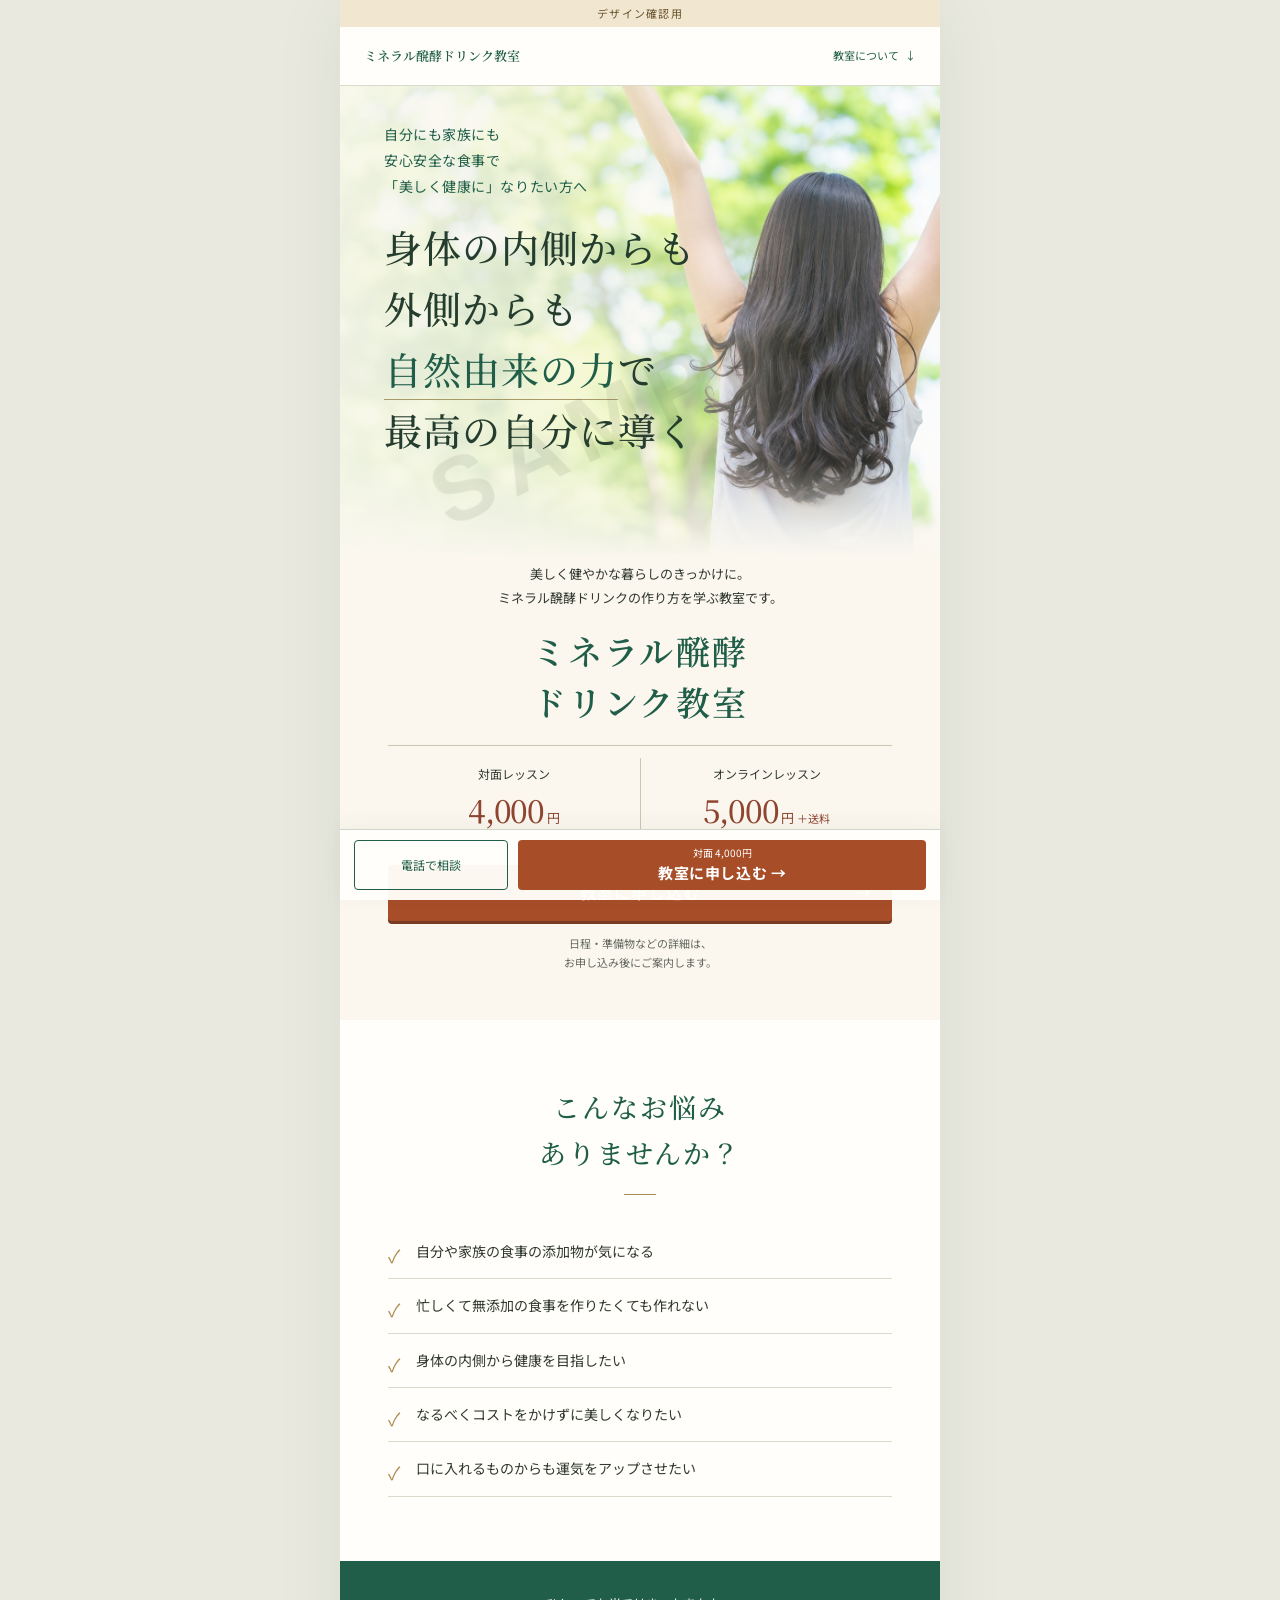
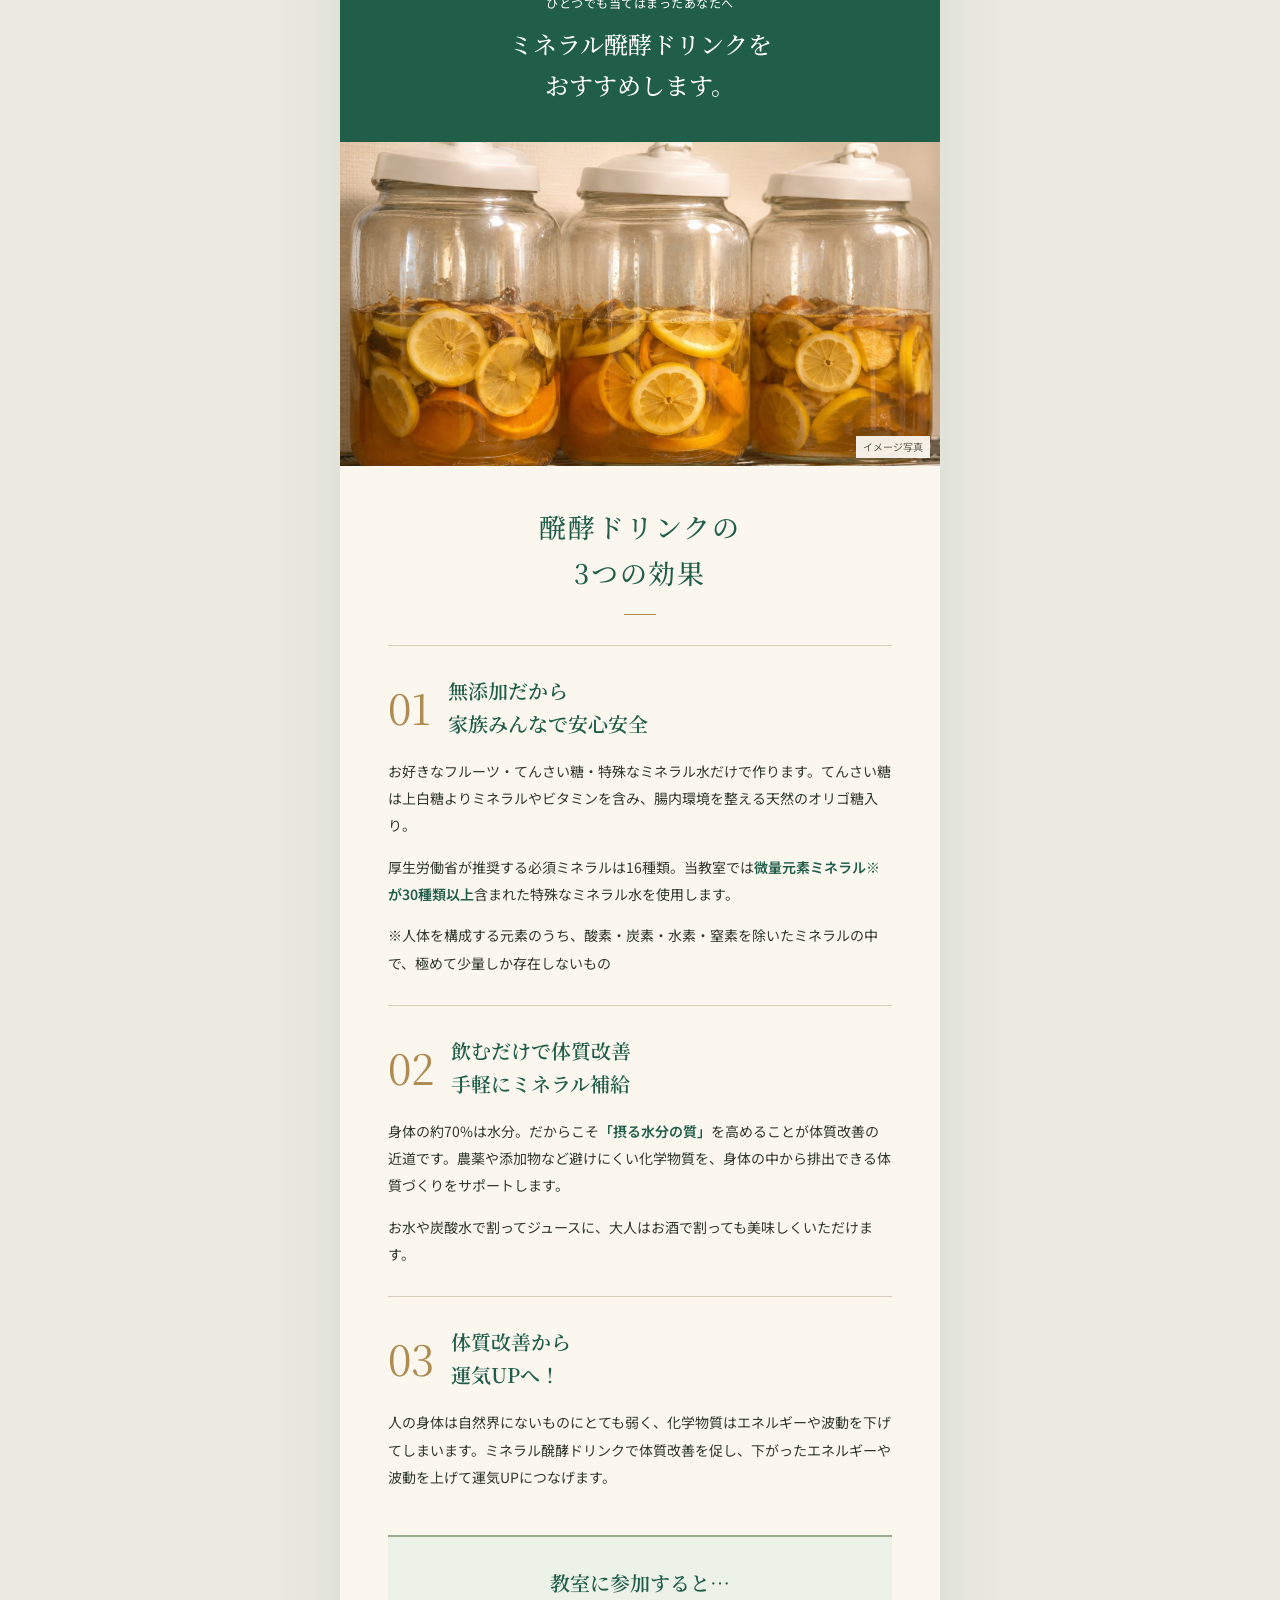
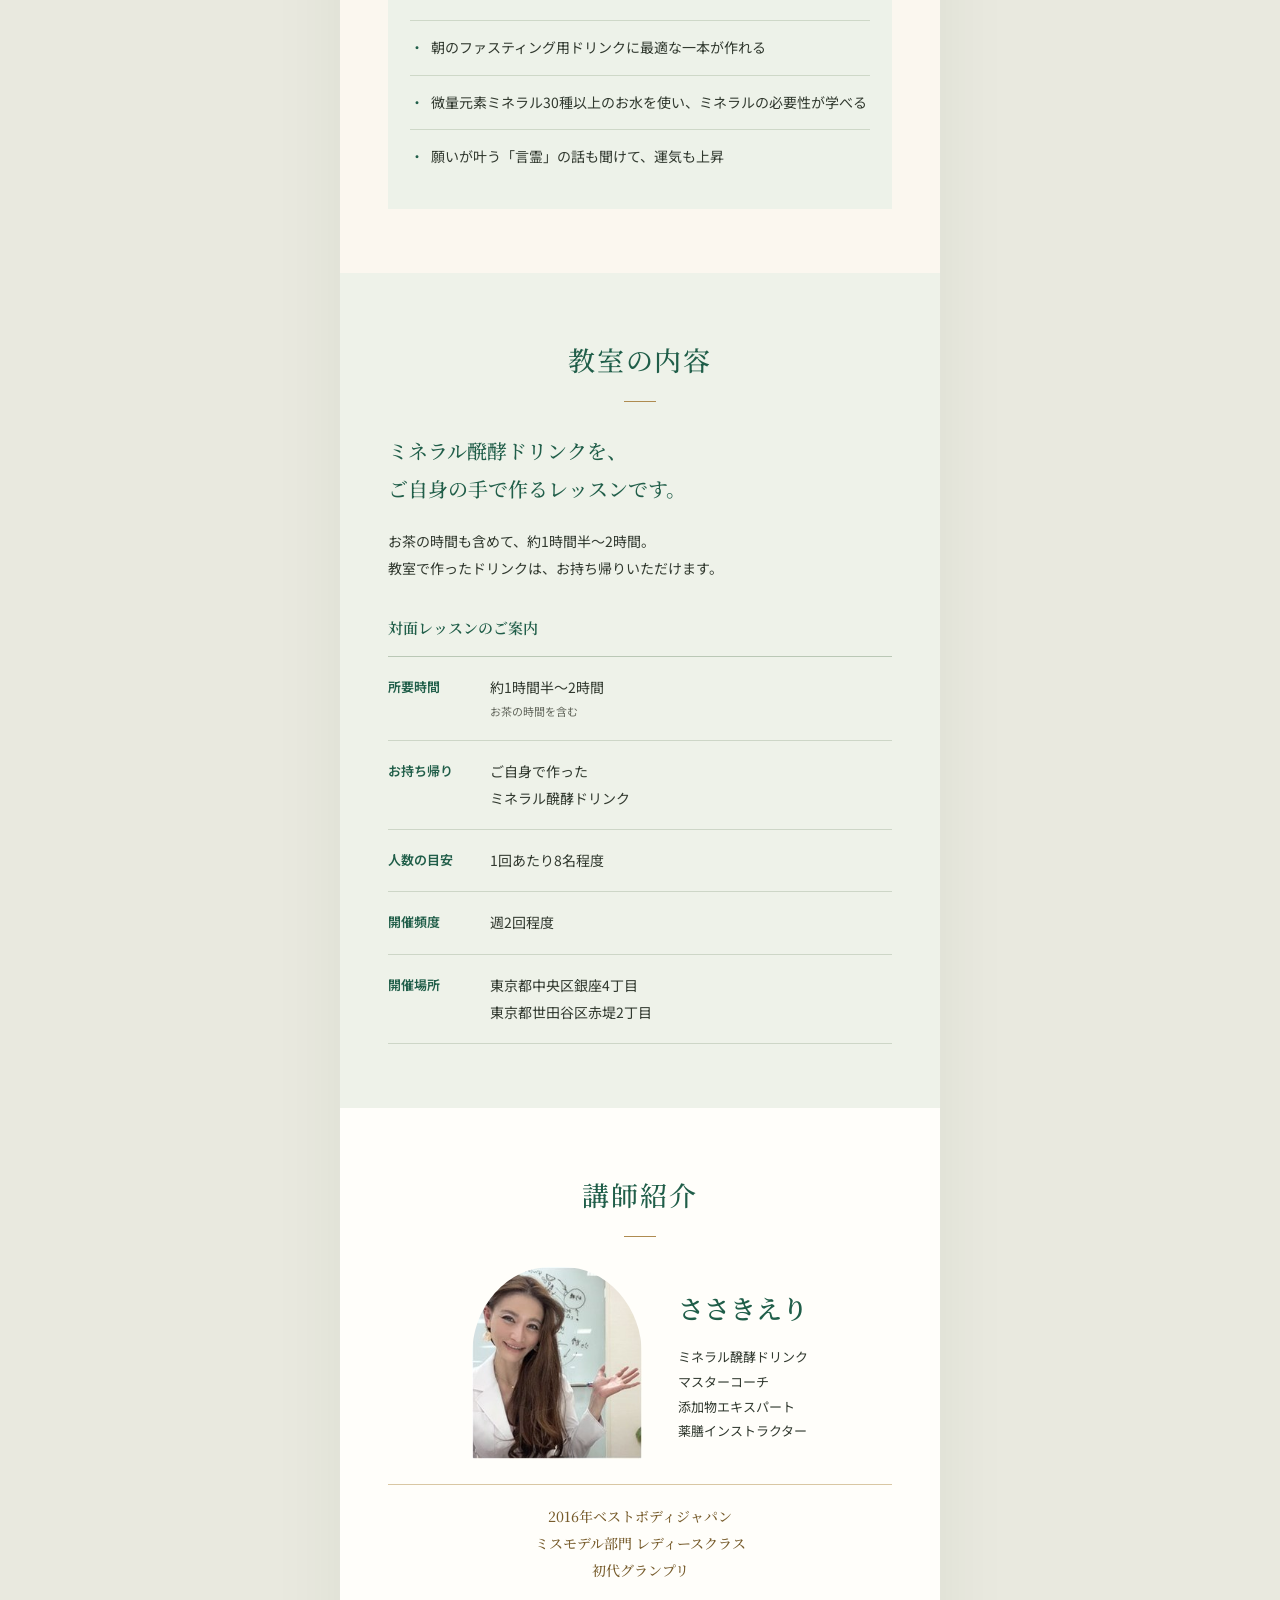
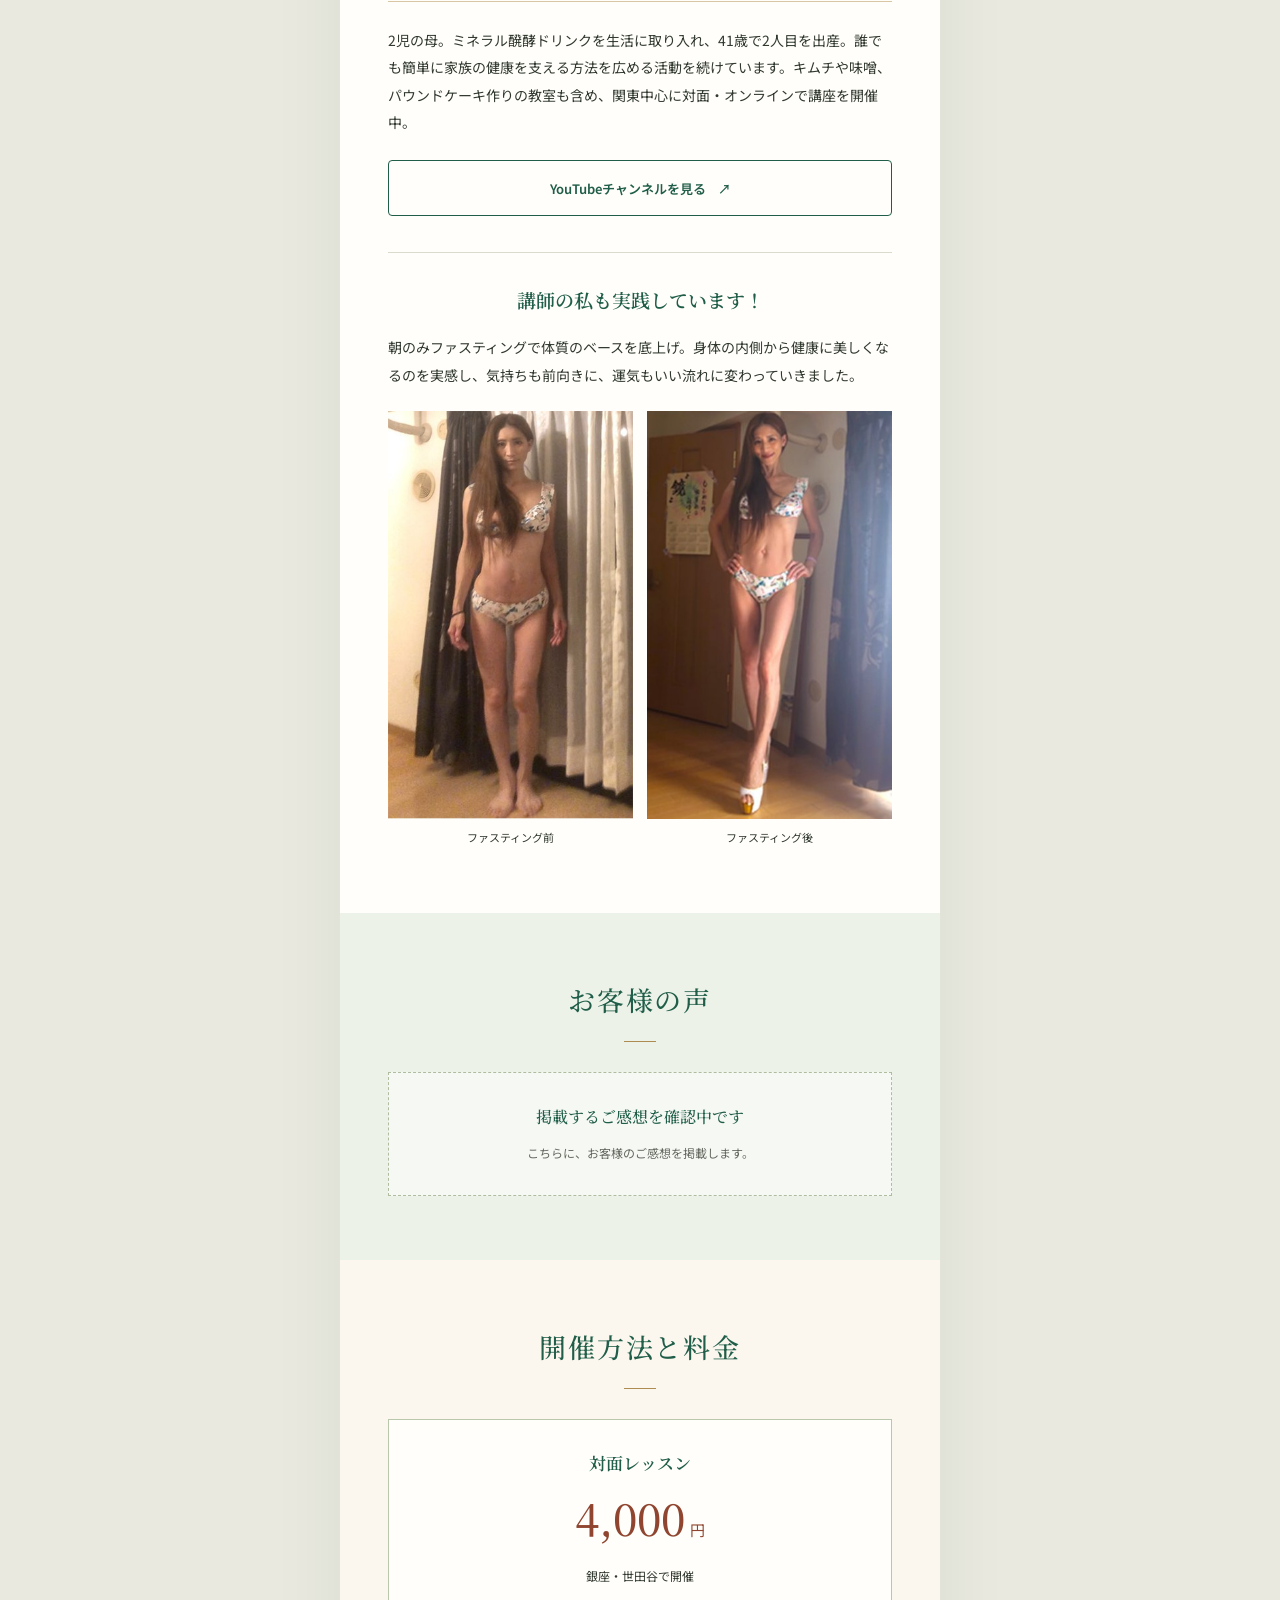
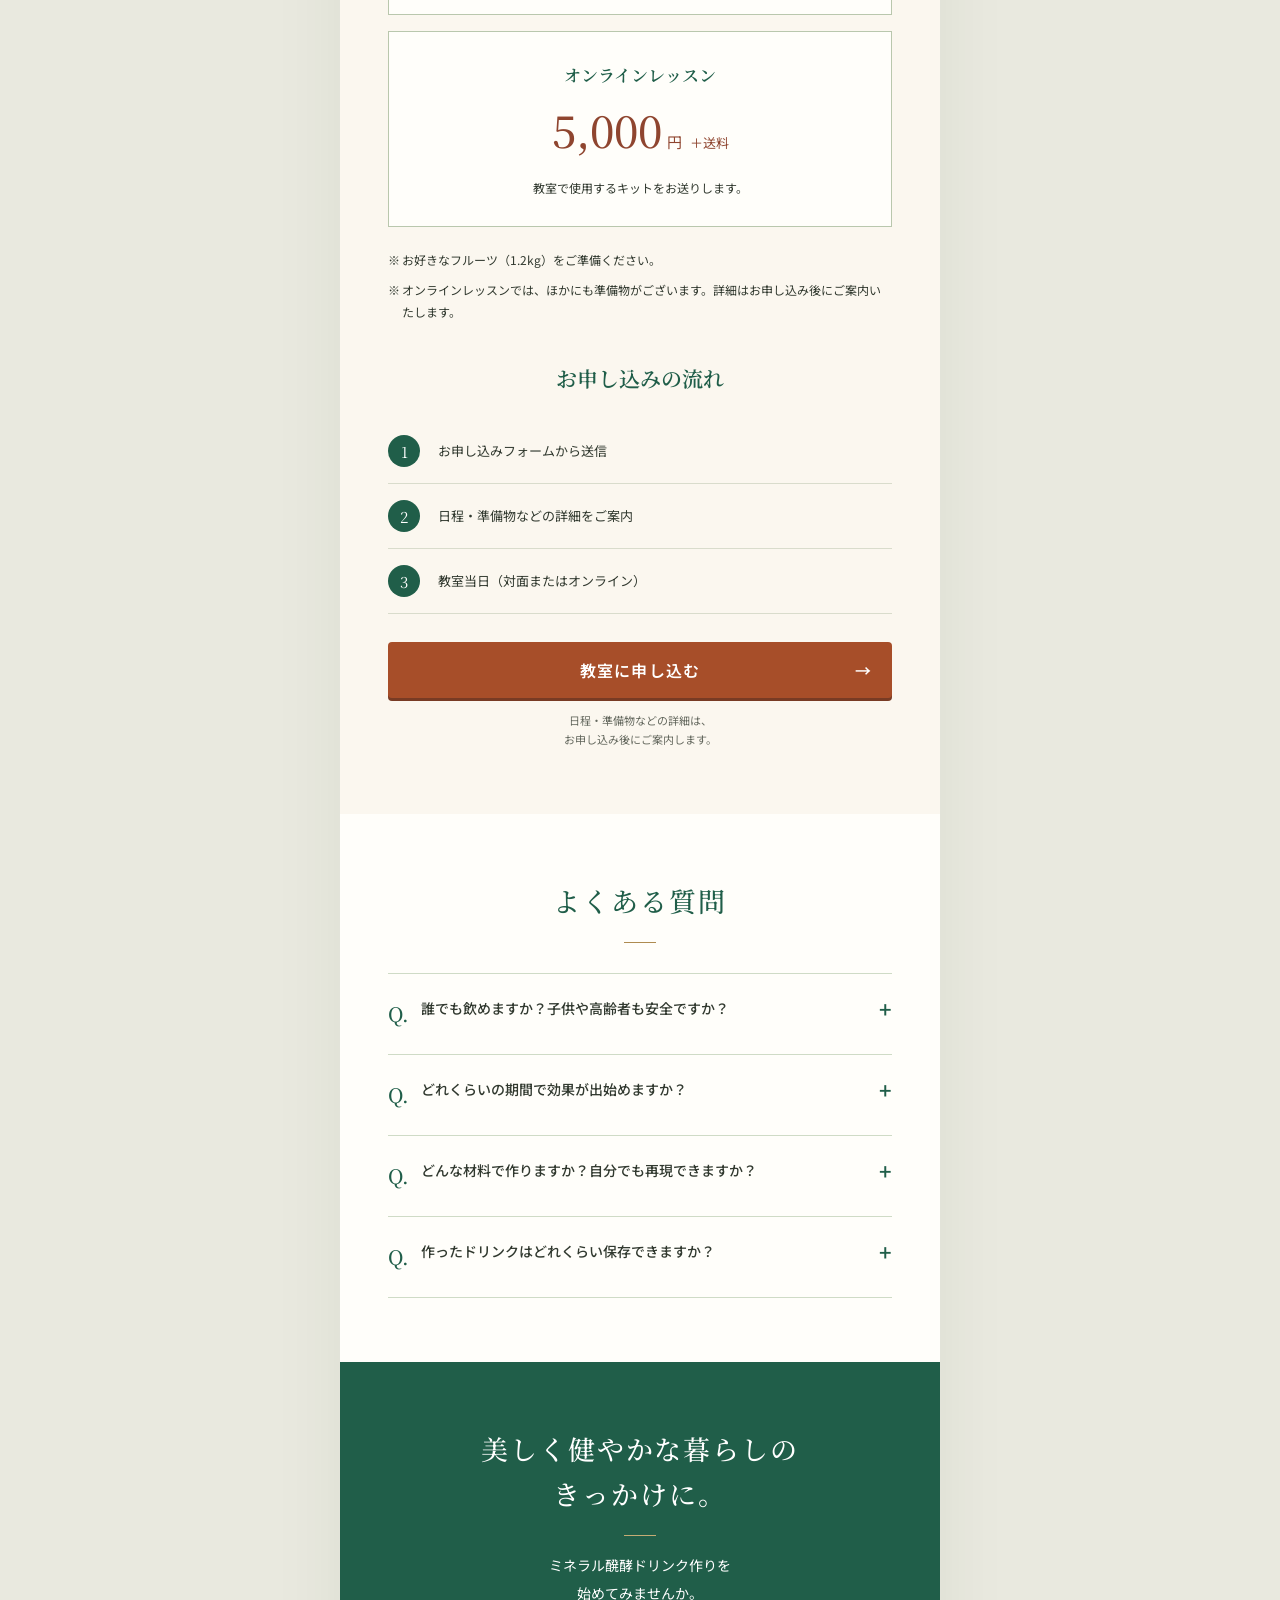
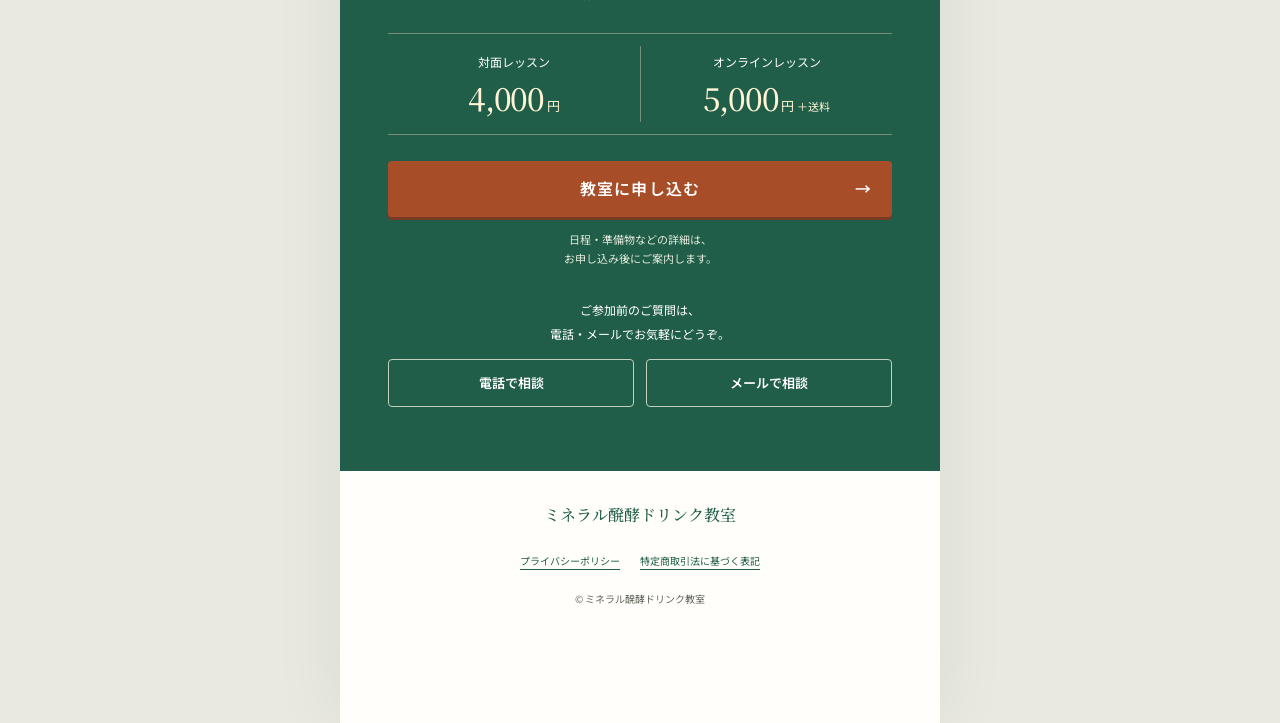
<file: index.html>
<!doctype html>
<html lang="ja">
<head>
  <meta charset="utf-8">
  <meta name="viewport" content="width=device-width, initial-scale=1">
  <title>ミネラル醗酵ドリンク教室｜銀座・世田谷・オンライン｜ささきえり</title>
  <meta name="description" content="美しく健やかな暮らしのきっかけに。ミネラル醗酵ドリンクの作り方を学ぶ教室。銀座・世田谷の対面レッスンは4,000円、約1時間半〜2時間。作ったドリンクをお持ち帰りいただけます。オンラインレッスンも開催。">
  <meta name="robots" content="noindex, nofollow">
  <meta name="theme-color" content="#205e49">
  <link rel="canonical" href="https://810eigo-droid.github.io/view-hakko-drink/">
  <meta property="og:type" content="website">
  <meta property="og:locale" content="ja_JP">
  <meta property="og:site_name" content="ミネラル醗酵ドリンク教室">
  <meta property="og:title" content="ミネラル醗酵ドリンク教室｜銀座・世田谷・オンライン">
  <meta property="og:description" content="美しく健やかな暮らしのきっかけに。ささきえりのミネラル醗酵ドリンク教室。対面4,000円、オンライン5,000円＋送料。">
  <meta property="og:url" content="https://810eigo-droid.github.io/view-hakko-drink/">
  <meta property="og:image" content="https://810eigo-droid.github.io/view-hakko-drink/images/jars.jpg">
  <meta property="og:image:alt" content="フルーツの入った醗酵ドリンクの瓶を描いたイメージ">
  <meta property="og:image:width" content="1536">
  <meta property="og:image:height" content="1024">
  <meta name="twitter:card" content="summary_large_image">
  <link rel="preconnect" href="https://fonts.googleapis.com">
  <link rel="preconnect" href="https://fonts.gstatic.com" crossorigin>
  <link href="https://fonts.googleapis.com/css2?family=Noto+Sans+JP:wght@400;500;600;700&family=Noto+Serif+JP:wght@400;500;600;700&display=swap" rel="stylesheet">
  <link rel="stylesheet" href="style.css">
</head>
<body>
  <a class="skip-link" href="#main">本文へ移動</a>
  <div class="page">
    <p class="preview-label">デザイン確認用</p>
    <header class="site-header"><a href="#top">ミネラル醗酵ドリンク教室</a><a href="#lesson">教室について<span aria-hidden="true">↓</span></a></header>
    <main id="main">
      <section class="hero" id="top" aria-labelledby="hero-title">
        <div class="hero-visual">
          <img src="images/hero.jpg" width="1536" height="1024" alt="緑の中で両手を広げる女性のイメージ" fetchpriority="high">
          <div class="hero-copy"><p class="hero-intro">自分にも家族にも<br>安心安全な食事で<br>「美しく健康に」なりたい方へ</p>
          <h1 id="hero-title">身体の内側からも<br>外側からも<br><em>自然由来の力</em>で<br>最高の自分に導く</h1></div>
        </div>
        <div class="hero-information">
          <p class="hero-lead">美しく健やかな暮らしのきっかけに。<br>ミネラル醗酵ドリンクの作り方を学ぶ教室です。</p>
          <p class="school-name">ミネラル醗酵<br>ドリンク教室</p>
          <div class="price-pair"><div><span>対面レッスン</span><p><strong>4,000</strong>円</p></div><div><span>オンラインレッスン</span><p><strong>5,000</strong>円<small>＋送料</small></p></div></div>
          <a class="button primary" href="https://ssl.form-mailer.jp/fms/99c003f5839394">教室に申し込む<span aria-hidden="true">→</span></a><p class="cta-note">日程・準備物などの詳細は、<br>お申し込み後にご案内します。</p>
        </div>
      </section>

      <section class="section worries" aria-labelledby="worries-title">
        <h2 id="worries-title">こんなお悩み<br>ありませんか？</h2>
        <ul class="worry-list"><li>自分や家族の食事の添加物が気になる</li><li>忙しくて無添加の食事を作りたくても作れない</li><li>身体の内側から健康を目指したい</li><li>なるべくコストをかけずに美しくなりたい</li><li>口に入れるものからも運気をアップさせたい</li></ul>
      </section>
      <div class="bridge"><p>ひとつでも当てはまったあなたへ</p><p class="bridge-title">ミネラル醗酵ドリンクを<br>おすすめします。</p></div>

      <section class="section benefits" aria-labelledby="benefits-title">
        <figure class="wide-photo"><img src="images/jars.jpg" width="1536" height="1024" alt="フルーツが入った醗酵ドリンクの瓶のイメージ" loading="lazy"><figcaption>イメージ写真</figcaption></figure>
        <h2 id="benefits-title">醗酵ドリンクの<br><span>3つの効果</span></h2>
        <article class="benefit"><div class="benefit-heading"><span class="benefit-number" aria-hidden="true">01</span><h3>無添加だから<br>家族みんなで安心安全</h3></div>
<p>お好きなフルーツ・てんさい糖・特殊なミネラル水だけで作ります。てんさい糖は上白糖よりミネラルやビタミンを含み、腸内環境を整える天然のオリゴ糖入り。</p>
<p>厚生労働省が推奨する必須ミネラルは16種類。当教室では<strong>微量元素ミネラル※が30種類以上</strong>含まれた特殊なミネラル水を使用します。</p>
<p>※人体を構成する元素のうち、酸素・炭素・水素・窒素を除いたミネラルの中で、極めて少量しか存在しないもの</p></article>
<article class="benefit"><div class="benefit-heading"><span class="benefit-number" aria-hidden="true">02</span><h3>飲むだけで体質改善<br>手軽にミネラル補給</h3></div>
<p>身体の約70%は水分。だからこそ<strong>「摂る水分の質」</strong>を高めることが体質改善の近道です。農薬や添加物など避けにくい化学物質を、身体の中から排出できる体質づくりをサポートします。</p>
<p>お水や炭酸水で割ってジュースに、大人はお酒で割っても美味しくいただけます。</p></article>
<article class="benefit"><div class="benefit-heading"><span class="benefit-number" aria-hidden="true">03</span><h3>体質改善から<br>運気UPへ！</h3></div>
<p>人の身体は自然界にないものにとても弱く、化学物質はエネルギーや波動を下げてしまいます。ミネラル醗酵ドリンクで体質改善を促し、下がったエネルギーや波動を上げて運気UPにつなげます。</p></article>
        <div class="gains"><h3>教室に参加すると…</h3><ul><li>朝のファスティング用ドリンクに最適な一本が作れる</li><li>微量元素ミネラル30種以上のお水を使い、ミネラルの必要性が学べる</li><li>願いが叶う「言霊」の話も聞けて、運気も上昇</li></ul></div>
      </section>

      <section class="section lesson" id="lesson" aria-labelledby="lesson-title">
        <h2 id="lesson-title">教室の内容</h2>
        <p class="section-lead">ミネラル醗酵ドリンクを、<br>ご自身の手で作るレッスンです。</p>
        <p>お茶の時間も含めて、約1時間半〜2時間。<br>教室で作ったドリンクは、お持ち帰りいただけます。</p>
        <h3 class="small-heading">対面レッスンのご案内</h3>
        <dl class="lesson-details">
          <div><dt>所要時間</dt><dd>約1時間半〜2時間<small>お茶の時間を含む</small></dd></div>
          <div><dt>お持ち帰り</dt><dd>ご自身で作った<br>ミネラル醗酵ドリンク</dd></div>
          <div><dt>人数の目安</dt><dd>1回あたり8名程度</dd></div>
          <div><dt>開催頻度</dt><dd>週2回程度</dd></div>
          <div><dt>開催場所</dt><dd>東京都中央区銀座4丁目<br>東京都世田谷区赤堤2丁目</dd></div>
        </dl>
      </section>

      <section class="section teacher" aria-labelledby="teacher-title">
        <h2 id="teacher-title">講師紹介</h2>
        <div class="teacher-profile"><img src="images/teacher.jpg" width="230" height="260" alt="講師 ささきえり" loading="lazy"><div><h3>ささきえり</h3><p>ミネラル醗酵ドリンク<br>マスターコーチ<br>添加物エキスパート<br>薬膳インストラクター</p></div></div>
        <p class="award">2016年ベストボディジャパン<br>ミスモデル部門 レディースクラス<br>初代グランプリ</p>
        <p>2児の母。ミネラル醗酵ドリンクを生活に取り入れ、41歳で2人目を出産。誰でも簡単に家族の健康を支える方法を広める活動を続けています。キムチや味噌、パウンドケーキ作りの教室も含め、関東中心に対面・オンラインで講座を開催中。</p>
        <a class="button secondary" href="https://youtube.com/channel/UCeVbfyv7HH-yqgJdYDIQiLA?si=fycaLUDkC7ghu1sr">YouTubeチャンネルを見る<span aria-hidden="true">↗</span></a>
        <div class="practice"><h3>講師の私も実践しています！</h3><p>朝のみファスティングで体質のベースを底上げ。身体の内側から健康に美しくなるのを実感し、気持ちも前向きに、運気もいい流れに変わっていきました。</p><div class="comparison"><figure><img src="images/before.jpg" width="375" height="625" alt="ファスティング前の講師" loading="lazy"><figcaption>ファスティング前</figcaption></figure><figure><img src="images/after.jpg" width="367" height="627" alt="ファスティング後の講師" loading="lazy"><figcaption>ファスティング後</figcaption></figure></div></div>
      </section>

      <section class="section voices" aria-labelledby="voices-title">
        <h2 id="voices-title">お客様の声</h2>
        <!-- 差し替え原文を受領し、お客様に確認した後、以下の確認用表示を掲載原稿に置き換える。 -->
        <div class="review-placeholder"><p>掲載するご感想を確認中です</p><span>こちらに、お客様のご感想を掲載します。</span></div>
      </section>

      <section class="section pricing" id="price" aria-labelledby="price-title">
        <h2 id="price-title">開催方法と料金</h2>
        <div class="price-card"><h3>対面レッスン</h3><p class="price"><strong>4,000</strong>円</p><p>銀座・世田谷で開催</p></div>
        <div class="price-card"><h3>オンラインレッスン</h3><p class="price"><strong>5,000</strong>円<span>＋送料</span></p><p>教室で使用するキットをお送りします。</p></div>
        <ul class="preparation"><li>お好きなフルーツ（1.2kg）をご準備ください。</li><li>オンラインレッスンでは、ほかにも準備物がございます。詳細はお申し込み後にご案内いたします。</li></ul>
        <h3 class="flow-heading">お申し込みの流れ</h3>
        <ol class="steps"><li><span aria-hidden="true">1</span><p>お申し込みフォームから送信</p></li><li><span aria-hidden="true">2</span><p>日程・準備物などの詳細をご案内</p></li><li><span aria-hidden="true">3</span><p>教室当日（対面またはオンライン）</p></li></ol>
        <a class="button primary" href="https://ssl.form-mailer.jp/fms/99c003f5839394">教室に申し込む<span aria-hidden="true">→</span></a><p class="cta-note">日程・準備物などの詳細は、<br>お申し込み後にご案内します。</p>
      </section>

      <section class="section faq" aria-labelledby="faq-title"><h2 id="faq-title">よくある質問</h2>
        <details><summary><span class="question-mark" aria-hidden="true">Q.</span><span>誰でも飲めますか？子供や高齢者も安全ですか？</span></summary><div class="answer"><p>年齢を問わず幅広い方に安心して飲んでいただけるよう工夫されています。ただし体質により合わない場合もありますので、気になる方は医師にご相談いただくか、少量から始めることをおすすめします。</p></div></details>
<details><summary><span class="question-mark" aria-hidden="true">Q.</span><span>どれくらいの期間で効果が出始めますか？</span></summary><div class="answer"><p>個人差がありますが、2週間〜1ヶ月ほどで体調の変化や腸内環境の改善を実感される方が多いです。まずは1ヶ月の継続をおすすめしています。</p></div></details>
<details><summary><span class="question-mark" aria-hidden="true">Q.</span><span>どんな材料で作りますか？自分でも再現できますか？</span></summary><div class="answer"><p>新鮮な果物や野菜など自然由来の材料を使用します。醗酵のコツや材料選びのポイントをしっかりお伝えするので、ご自宅でも再現可能。お好みの材料でアレンジも楽しめます。</p></div></details>
<details><summary><span class="question-mark" aria-hidden="true">Q.</span><span>作ったドリンクはどれくらい保存できますか？</span></summary><div class="answer"><p>正しく作れば冷蔵保存で約1ヶ月ほどお楽しみいただけます。醗酵が進むと酸味が増すため、風味が変わりすぎる前に飲み切るのがおすすめ。保存方法も教室で詳しくご説明します。</p></div></details>
      </section>

      <section class="section final-cta" aria-labelledby="final-title">
        <h2 id="final-title">美しく健やかな暮らしの<br>きっかけに。</h2>
        <p>ミネラル醗酵ドリンク作りを<br>始めてみませんか。</p>
        <div class="price-pair"><div><span>対面レッスン</span><p><strong>4,000</strong>円</p></div><div><span>オンラインレッスン</span><p><strong>5,000</strong>円<small>＋送料</small></p></div></div><a class="button primary" href="https://ssl.form-mailer.jp/fms/99c003f5839394">教室に申し込む<span aria-hidden="true">→</span></a><p class="cta-note">日程・準備物などの詳細は、<br>お申し込み後にご案内します。</p>
        <p class="consultation-text">ご参加前のご質問は、<br>電話・メールでお気軽にどうぞ。</p>
        <div class="contact-actions"><a class="button contact" href="tel:09056322114">電話で相談</a><a class="button contact" href="mailto:eri.sasaki.1@gmail.com">メールで相談</a></div>
      </section>
    </main>
    <footer class="footer"><p>ミネラル醗酵ドリンク教室</p><nav aria-label="法定表記"><a href="https://eri8888.sakura.ne.jp/privecy_policy">プライバシーポリシー</a><a href="https://eri8888.sakura.ne.jp/lawpage">特定商取引法に基づく表記</a></nav><small>© ミネラル醗酵ドリンク教室</small></footer>
  </div>
  <nav class="fixed-cta" aria-label="お申し込みとご相談"><a class="fixed-phone" href="tel:09056322114">電話で相談</a><a class="fixed-apply" href="https://ssl.form-mailer.jp/fms/99c003f5839394"><span>対面 4,000円</span><strong>教室に申し込む <span aria-hidden="true">→</span></strong></a></nav>
</body>
</html>
</file>
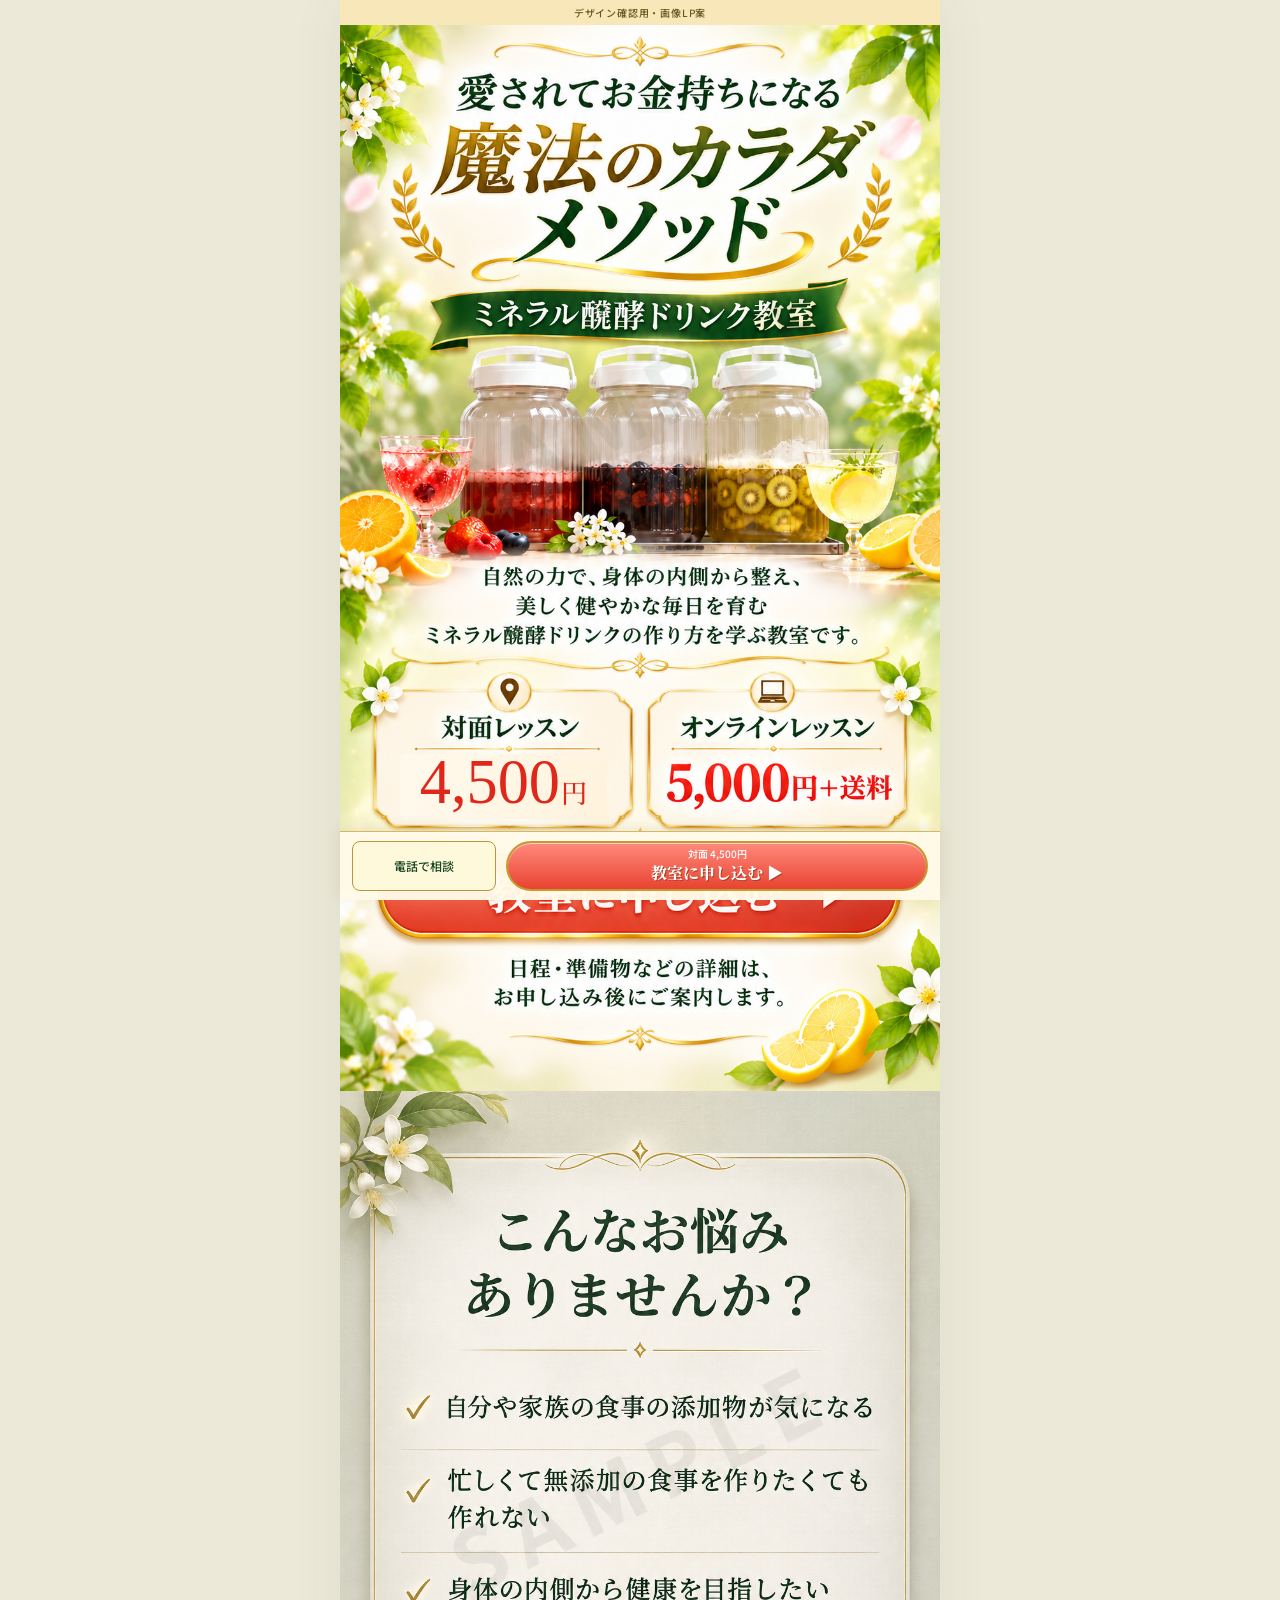
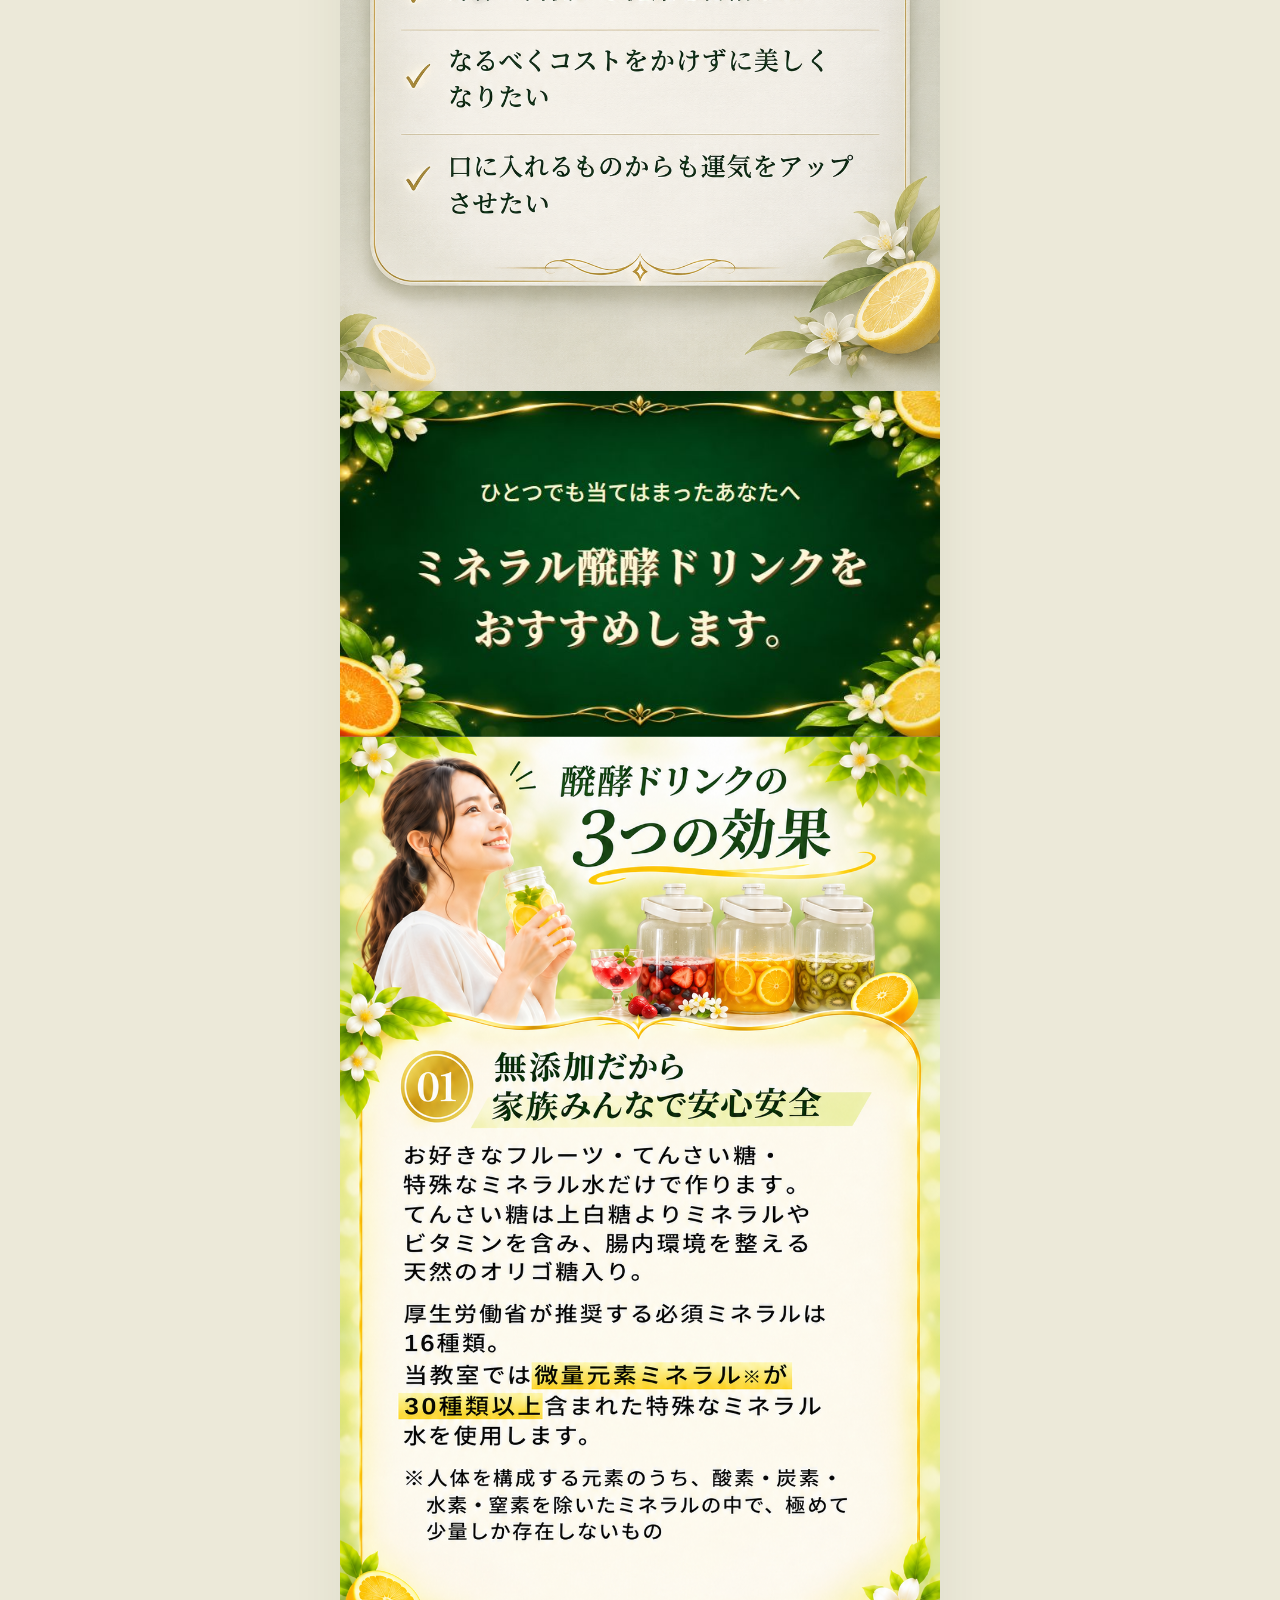
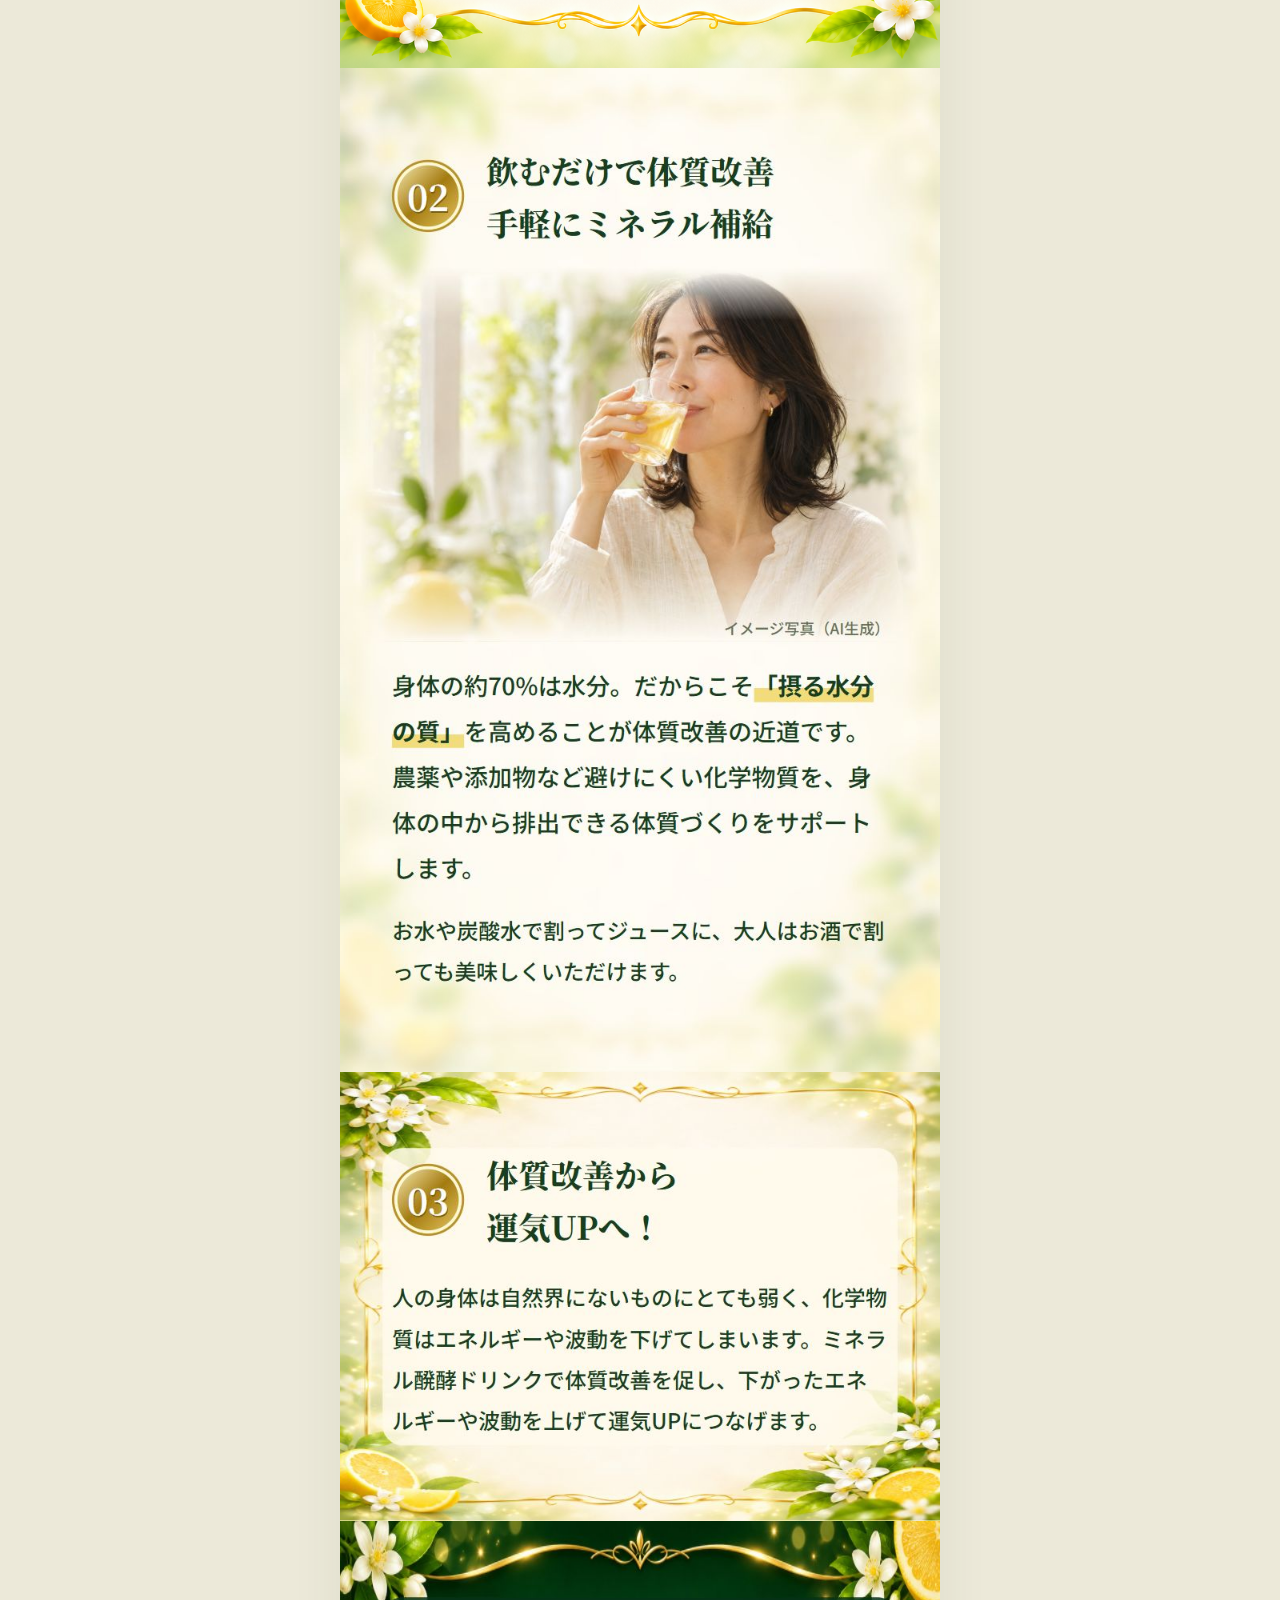
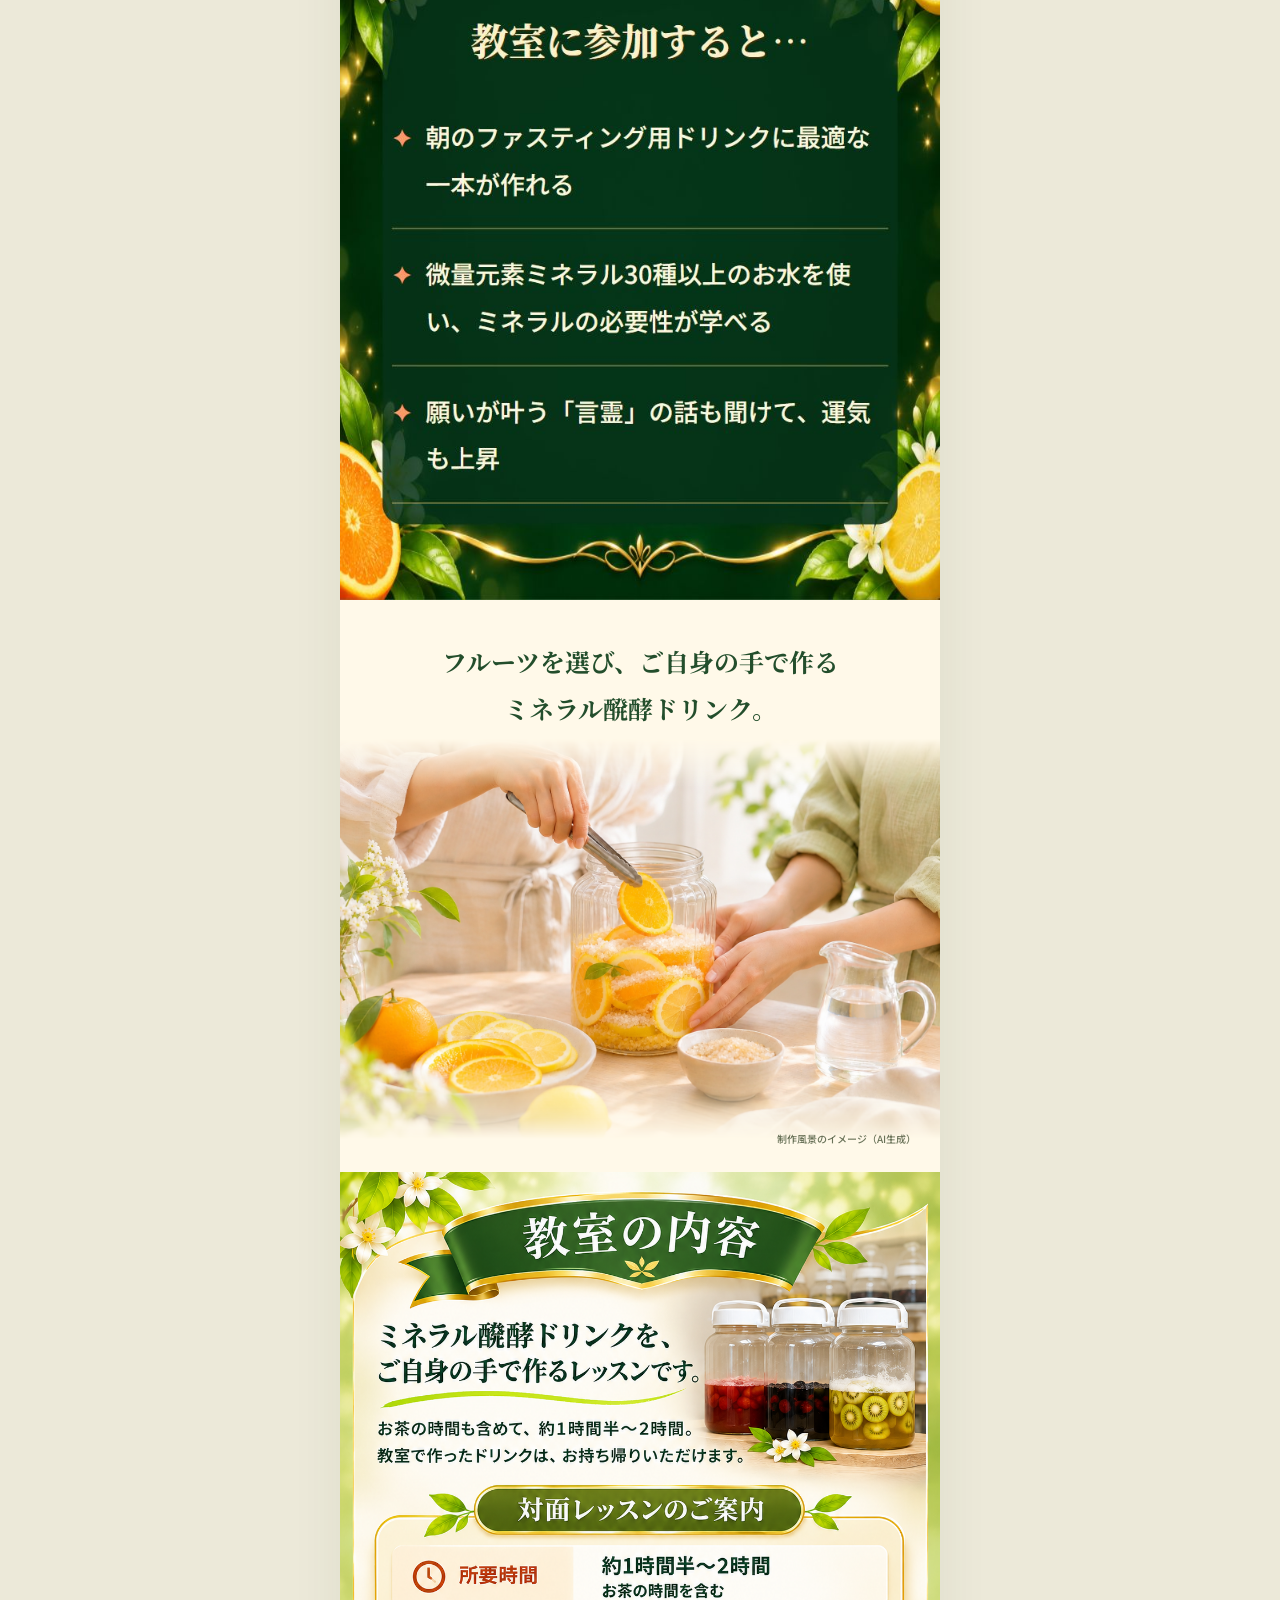
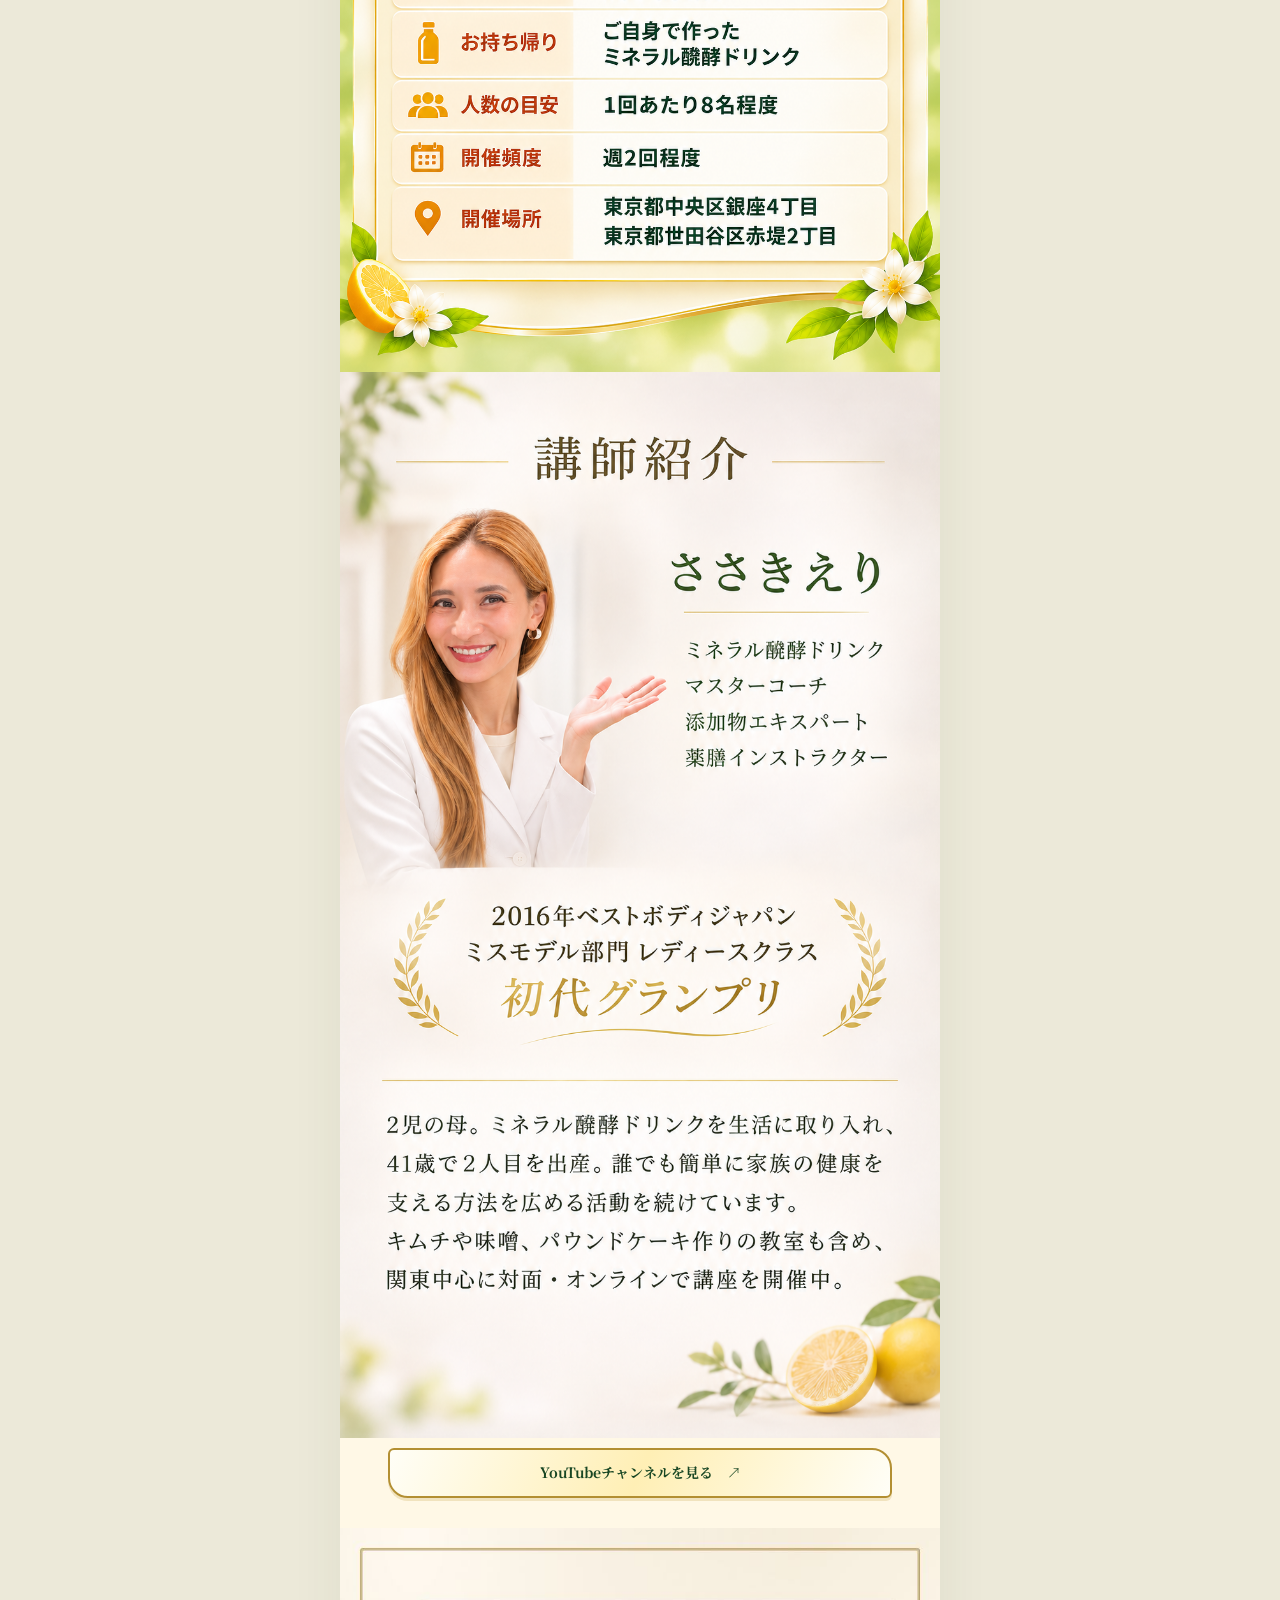
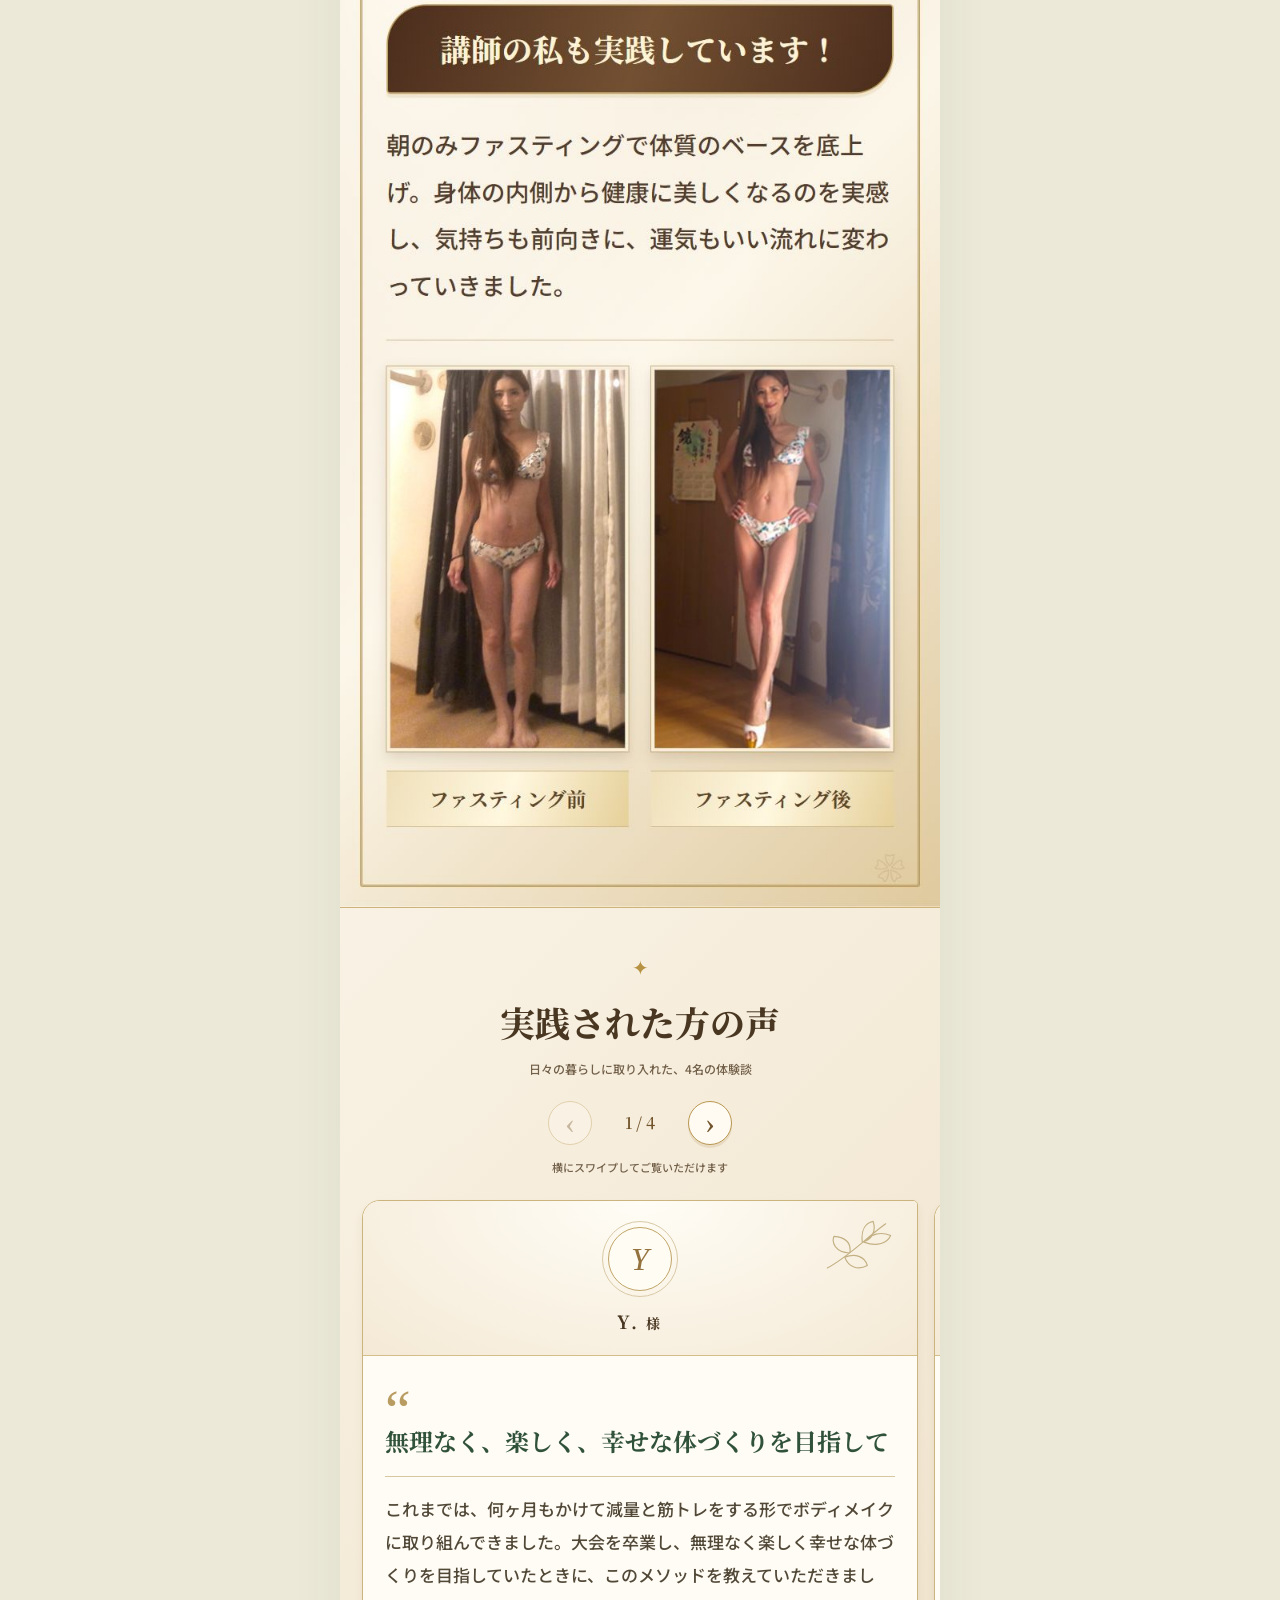
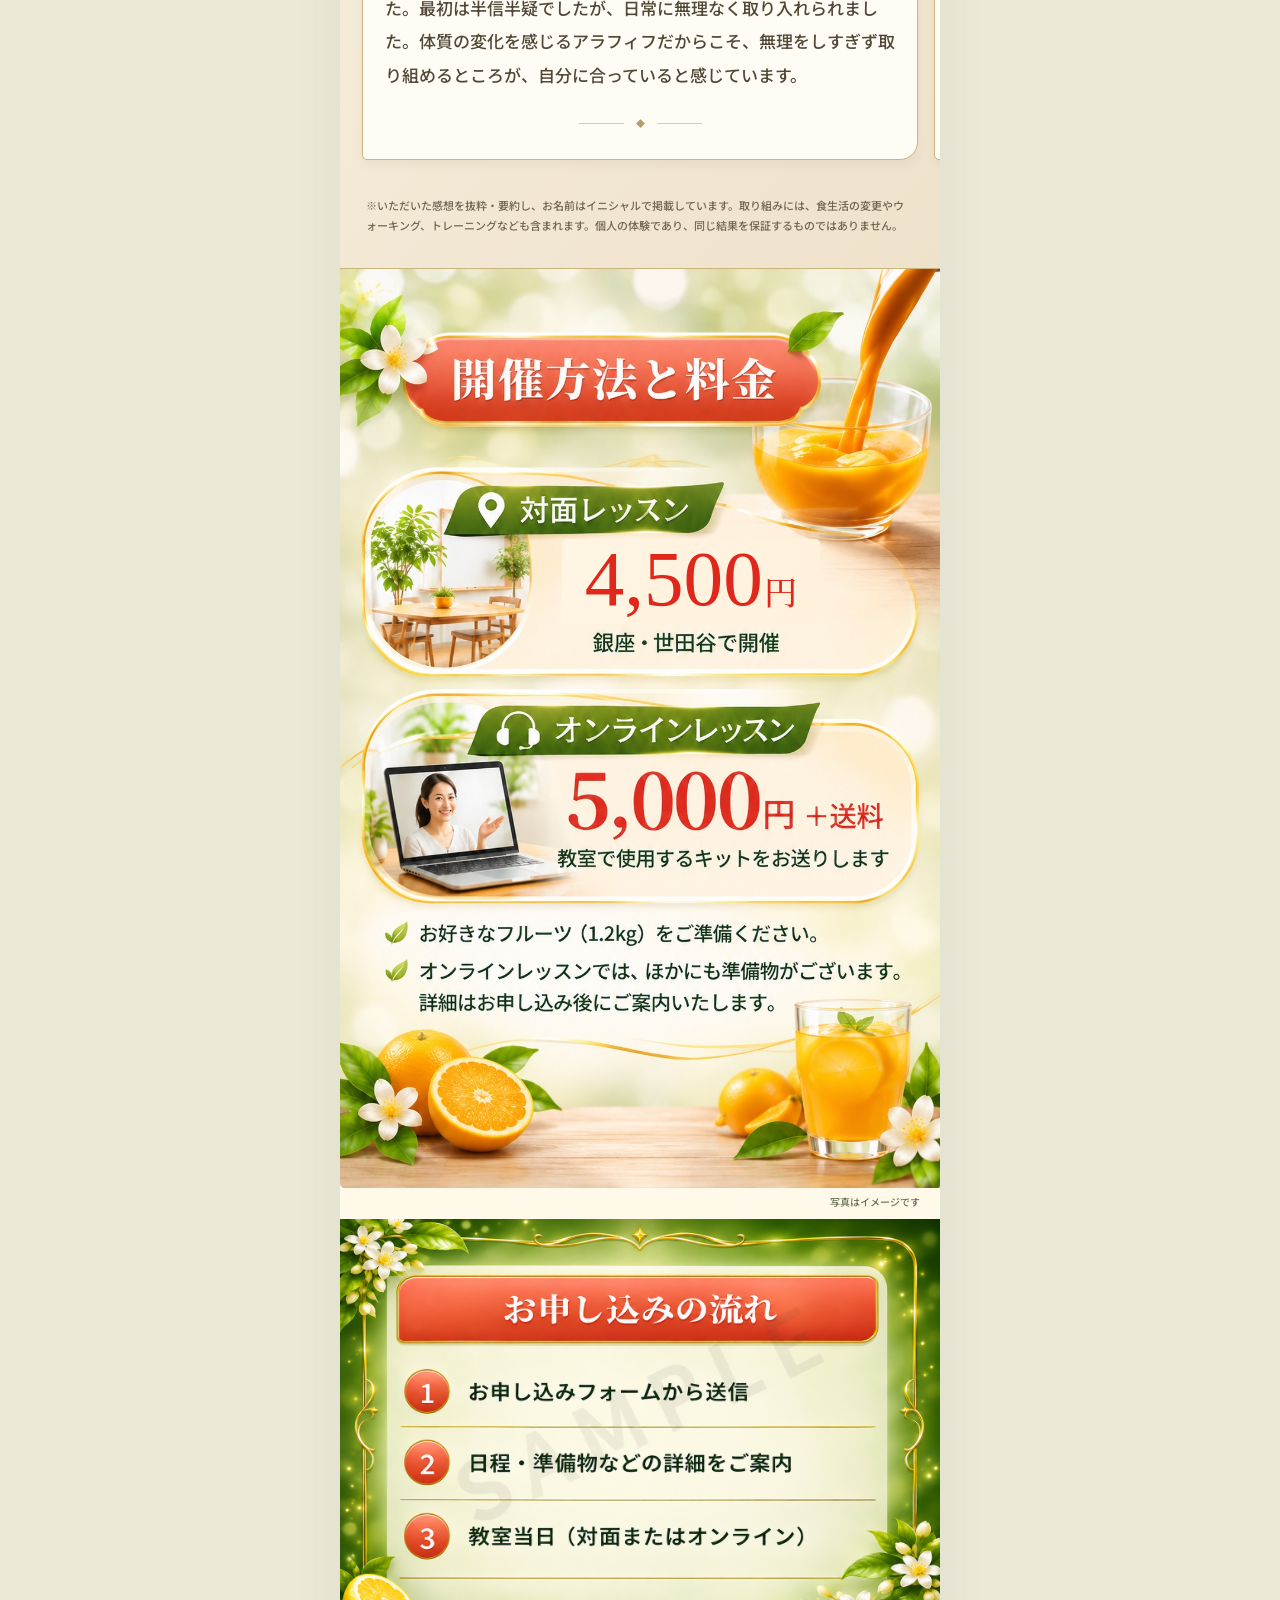
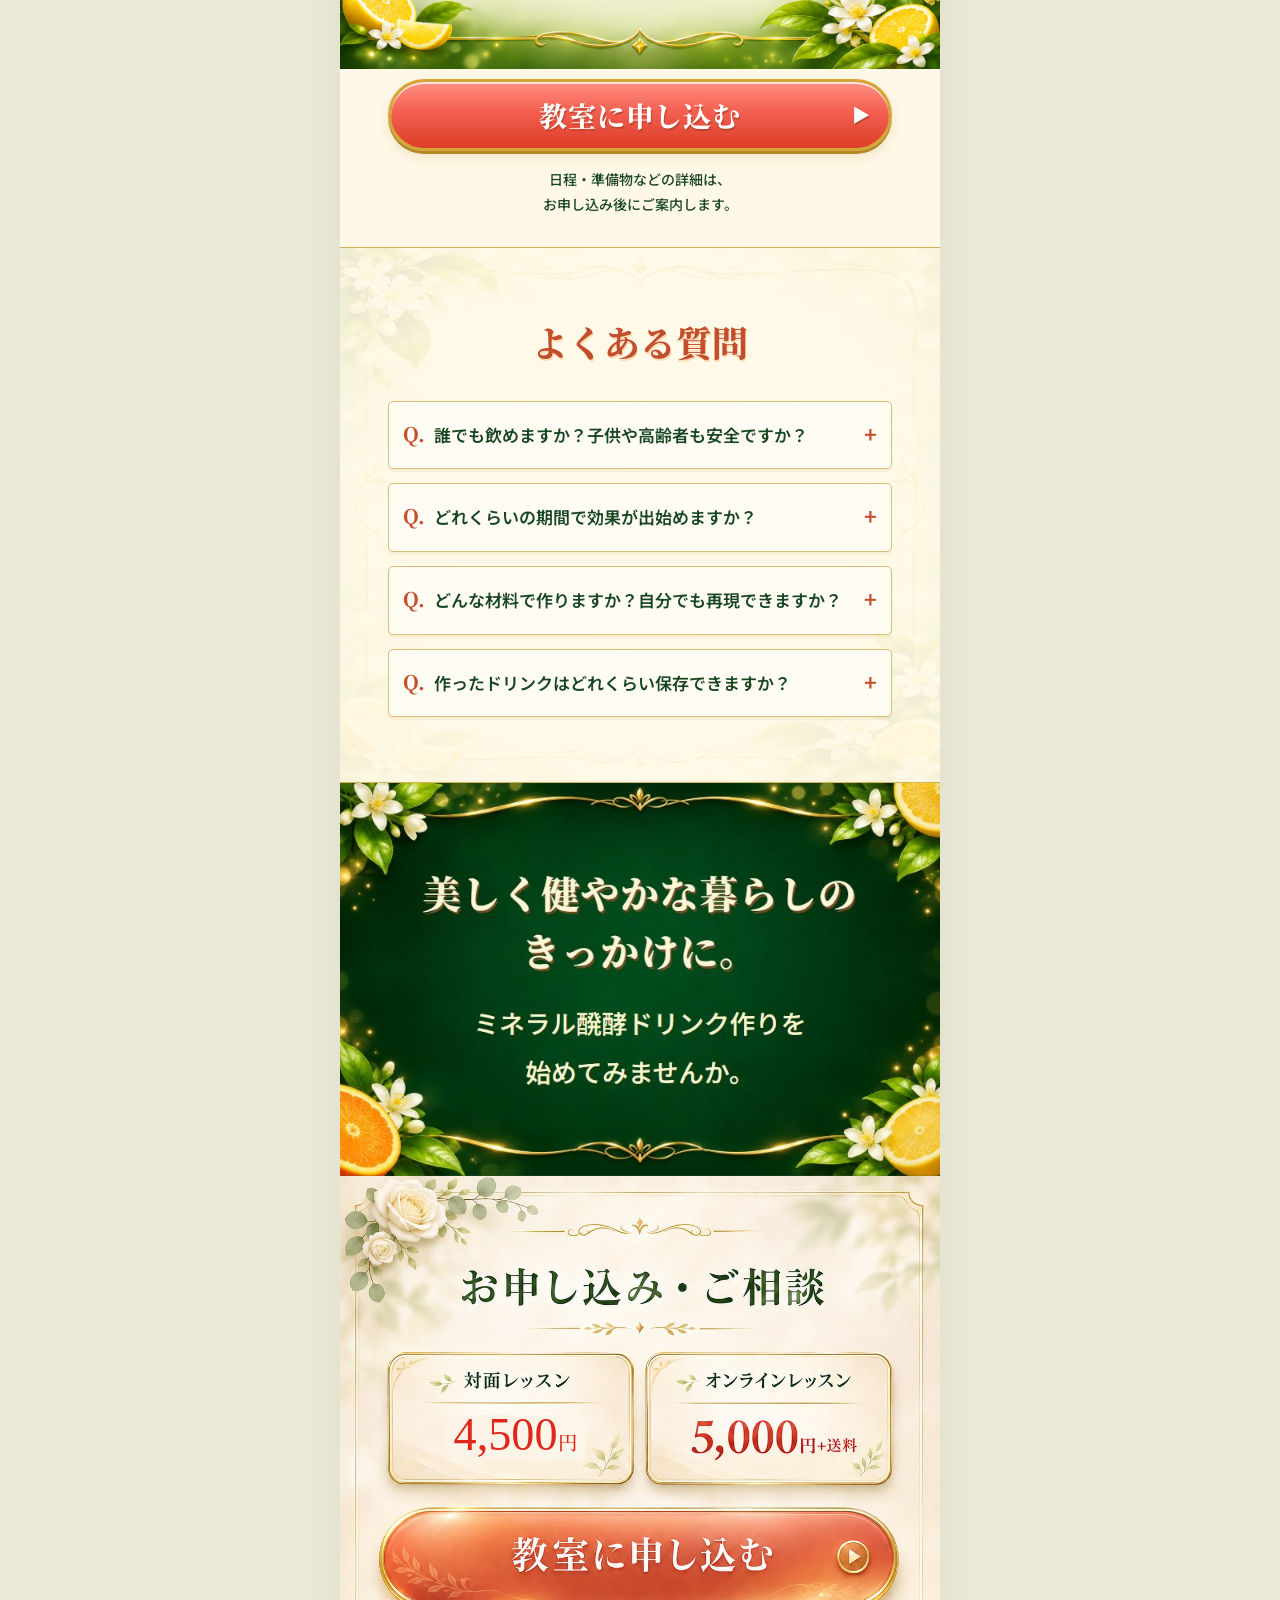
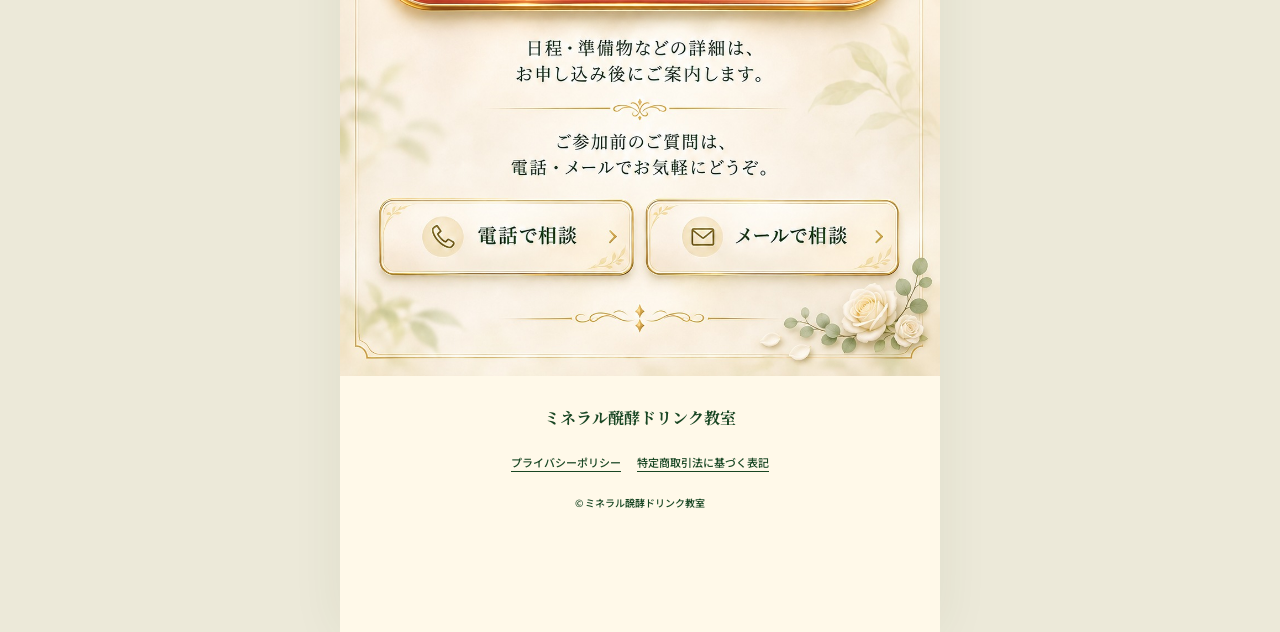
<file: image-lp/index.html>
<!doctype html>
<html lang="ja"><head><meta charset="utf-8"><meta name="viewport" content="width=device-width,initial-scale=1">
<title>ミネラル醗酵ドリンク教室｜華やかな画像LP確認版</title>
<meta name="description" content="美しく健やかな暮らしのきっかけに。ミネラル醗酵ドリンクの作り方を学ぶ教室。銀座・世田谷の対面レッスン4,500円、オンライン5,000円＋送料。">
<meta name="robots" content="noindex, nofollow"><meta name="theme-color" content="#124523">
<link rel="canonical" href="https://810eigo-droid.github.io/view-hakko-drink/image-lp/">
<meta property="og:type" content="website"><meta property="og:locale" content="ja_JP"><meta property="og:site_name" content="ミネラル醗酵ドリンク教室">
<meta property="og:title" content="ミネラル醗酵ドリンク教室｜画像LP確認版"><meta property="og:description" content="美しく健やかな暮らしのきっかけに。対面4,500円、オンライン5,000円＋送料。">
<meta property="og:url" content="https://810eigo-droid.github.io/view-hakko-drink/image-lp/"><meta property="og:image" content="https://810eigo-droid.github.io/view-hakko-drink/image-lp/images/fruits.jpg"><meta property="og:image:alt" content="フルーツと醗酵ドリンクのイメージ"><meta name="twitter:card" content="summary_large_image">
<link rel="preconnect" href="https://fonts.googleapis.com"><link rel="preconnect" href="https://fonts.gstatic.com" crossorigin><link href="https://fonts.googleapis.com/css2?family=Noto+Sans+JP:wght@400;500;600;700&family=Noto+Serif+JP:wght@500;600;700;800;900&display=swap" rel="stylesheet"><link rel="stylesheet" href="style.css?v=20261120a"></head><body>
<a class="skip-link" href="#lesson">教室の内容へ移動</a><div class="page"><p class="preview-label">デザイン確認用・画像LP案</p>
<main><section class="fv" aria-label="ミネラル醗酵ドリンク教室のご案内"><div class="priced-artwork"><img src="images/2026-11-19-fv.png" width="941" height="1672" alt="" fetchpriority="high"><span class="updated-lesson-price" aria-hidden="true"><strong>4,500</strong><small>円</small></span></div><div class="screen-reader-text"><h1>愛されてお金持ちになる 魔法のカラダメソッド</h1><p>自然の力で、身体の内側から整え、美しく健やかな毎日を育む。ミネラル醗酵ドリンクの作り方を学ぶ教室です。</p><p>ミネラル醗酵ドリンク教室。対面レッスン4,500円。オンラインレッスン5,000円＋送料。</p><p>日程・準備物などの詳細は、お申し込み後にご案内します。</p></div><a class="fv-apply" href="https://ssl.form-mailer.jp/fms/99c003f5839394" aria-label="教室に申し込む"><span class="screen-reader-text">教室に申し込む</span></a></section>
<section class="image-section" id="worries"><img src="images/worries-user.png?v=20261117d" width="1024" height="1536" alt="" loading="lazy"><div class="screen-reader-text">
        <h2 >こんなお悩み<br>ありませんか？</h2>
        <ul class="worry-list"><li>自分や家族の食事の添加物が気になる</li><li>忙しくて無添加の食事を作りたくても作れない</li><li>身体の内側から健康を目指したい</li><li>なるべくコストをかけずに美しくなりたい</li><li>口に入れるものからも運気をアップさせたい</li></ul>
      </div></section>
<section class="image-section" id="bridge"><img src="images/bridge.jpg?v=20261117b" width="750" height="433" alt="" loading="lazy"><div class="screen-reader-text"><p>ひとつでも当てはまったあなたへ</p><h2>ミネラル醗酵ドリンクを<br>おすすめします。</h2></div></section>
<section class="image-section" id="benefits-intro"><img src="images/2026-11-19-benefits.png" width="1007" height="1561" alt="" loading="lazy"><div class="screen-reader-text"><h2>醗酵ドリンクの<br><em>3つの効果</em></h2><small>イメージ写真</small></div></section>
<section class="image-section" id="benefit-1"><div class="screen-reader-text"><div class="benefit-heading"><span class="benefit-number" aria-hidden="true">01</span><h3>無添加だから<br>家族みんなで安心安全</h3></div>
<p>お好きなフルーツ・てんさい糖・特殊なミネラル水だけで作ります。てんさい糖は上白糖よりミネラルやビタミンを含み、腸内環境を整える天然のオリゴ糖入り。</p>
<p>厚生労働省が推奨する必須ミネラルは16種類。当教室では<strong>微量元素ミネラル※が30種類以上</strong>含まれた特殊なミネラル水を使用します。</p>
<p>※人体を構成する元素のうち、酸素・炭素・水素・窒素を除いたミネラルの中で、極めて少量しか存在しないもの</p></div></section>
<section class="image-section" id="benefit-2"><img src="images/benefit-2.jpg?v=20261117f" width="750" height="1255" alt="" loading="lazy"><div class="screen-reader-text"><div class="benefit-heading"><span class="benefit-number" aria-hidden="true">02</span><h3>飲むだけで体質改善<br>手軽にミネラル補給</h3></div>
<p>身体の約70%は水分。だからこそ<strong>「摂る水分の質」</strong>を高めることが体質改善の近道です。農薬や添加物など避けにくい化学物質を、身体の中から排出できる体質づくりをサポートします。</p>
<p>お水や炭酸水で割ってジュースに、大人はお酒で割っても美味しくいただけます。</p></div></section>
<section class="image-section" id="benefit-3"><img src="images/benefit-3.jpg?v=20261117b" width="750" height="562" alt="" loading="lazy"><div class="screen-reader-text"><div class="benefit-heading"><span class="benefit-number" aria-hidden="true">03</span><h3>体質改善から<br>運気UPへ！</h3></div>
<p>人の身体は自然界にないものにとても弱く、化学物質はエネルギーや波動を下げてしまいます。ミネラル醗酵ドリンクで体質改善を促し、下がったエネルギーや波動を上げて運気UPにつなげます。</p></div></section>
<section class="image-section" id="gains"><img src="images/gains.jpg?v=20261117b" width="750" height="848" alt="" loading="lazy"><div class="screen-reader-text"><h3>教室に参加すると…</h3><ul><li>朝のファスティング用ドリンクに最適な一本が作れる</li><li>微量元素ミネラル30種以上のお水を使い、ミネラルの必要性が学べる</li><li>願いが叶う「言霊」の話も聞けて、運気も上昇</li></ul></div></section>
<figure class="workshop-photo" id="lesson-introduction"><p class="workshop-intro">フルーツを選び、ご自身の手で作る<br>ミネラル醗酵ドリンク。</p><img src="images/2026-11-19-workshop.png" width="1536" height="1024" loading="lazy" alt="フルーツを瓶に入れてドリンクを作る手元のイメージ"><figcaption>制作風景のイメージ（AI生成）</figcaption></figure>
<section class="image-section" id="lesson"><img src="images/2026-11-19-lesson.png" width="1086" height="1448" alt="" loading="lazy"><div class="screen-reader-text">
        <h2 >教室の内容</h2>
        <p class="section-lead">ミネラル醗酵ドリンクを、<br>ご自身の手で作るレッスンです。</p>
        <p>お茶の時間も含めて、約1時間半〜2時間。<br>教室で作ったドリンクは、お持ち帰りいただけます。</p>
        <h3 class="small-heading">対面レッスンのご案内</h3>
        <dl class="lesson-details">
          <div><dt>所要時間</dt><dd>約1時間半〜2時間<small>お茶の時間を含む</small></dd></div>
          <div><dt>お持ち帰り</dt><dd>ご自身で作った<br>ミネラル醗酵ドリンク</dd></div>
          <div><dt>人数の目安</dt><dd>1回あたり8名程度</dd></div>
          <div><dt>開催頻度</dt><dd>週2回程度</dd></div>
          <div><dt>開催場所</dt><dd>東京都中央区銀座4丁目<br>東京都世田谷区赤堤2丁目</dd></div>
        </dl>
      </div></section>

<section class="image-section" id="teacher"><img src="images/2026-11-19-teacher.png" width="941" height="1672" alt="" loading="lazy"><div class="screen-reader-text">
        <h2 >講師紹介</h2>
        <div class="teacher-profile"><div><h3>ささきえり</h3><p>ミネラル醗酵ドリンク<br>マスターコーチ<br>添加物エキスパート<br>薬膳インストラクター</p></div></div>
        <p class="award">2016年ベストボディジャパン<br>ミスモデル部門 レディースクラス<br>初代グランプリ</p>
        <p>2児の母。ミネラル醗酵ドリンクを生活に取り入れ、41歳で2人目を出産。誰でも簡単に家族の健康を支える方法を広める活動を続けています。キムチや味噌、パウンドケーキ作りの教室も含め、関東中心に対面・オンラインで講座を開催中。</p>

        </div></section>
<div class="section-action"><a class="outline-button" href="https://youtube.com/channel/UCeVbfyv7HH-yqgJdYDIQiLA?si=fycaLUDkC7ghu1sr">YouTubeチャンネルを見る<span aria-hidden="true">↗</span></a></div>
<section class="image-section" id="practice"><img src="images/practice-beige.jpg?v=20261117l" width="750" height="1224" alt="" loading="lazy"><div class="screen-reader-text"><h3>講師の私も実践しています！</h3><p>朝のみファスティングで体質のベースを底上げ。身体の内側から健康に美しくなるのを実感し、気持ちも前向きに、運気もいい流れに変わっていきました。</p><div class="comparison"><figure><figcaption>ファスティング前</figcaption></figure><figure><figcaption>ファスティング後</figcaption></figure></div></div></section>
<section class="voices-slider" id="voices" aria-labelledby="voices-heading" aria-roledescription="カルーセル"><div class="voices-header"><div class="voices-ornament" aria-hidden="true">✦</div><h2 id="voices-heading">実践された方の声</h2><p>日々の暮らしに取り入れた、4名の体験談</p><div class="voices-controls"><button type="button" class="voice-prev" aria-label="前の体験談へ" aria-controls="voices-track">‹</button><span class="voice-position" aria-live="polite" aria-atomic="true">1 / 4</span><button type="button" class="voice-next" aria-label="次の体験談へ" aria-controls="voices-track">›</button></div><p class="voices-hint">横にスワイプしてご覧いただけます</p></div><div class="voices-track" id="voices-track" tabindex="0" aria-label="4名の体験談。左右の矢印キーでも切り替えられます"><article class="voice-card voice-card-anonymous" role="group" aria-roledescription="スライド" aria-label="1 / 4：Y様"><div class="voice-card-header"><div class="voice-botanical"><svg viewBox="0 0 120 80" fill="none" aria-hidden="true"><path d="M22 66C48 52 66 32 92 13M49 48C31 47 27 35 30 28C44 29 51 36 49 48ZM64 35C62 20 68 12 77 10C81 23 75 32 64 35ZM66 35C82 41 94 36 98 27C86 22 74 25 66 35ZM43 53C47 65 59 69 70 63C67 52 55 48 43 53Z" stroke="currentColor" stroke-width="1.4" stroke-linecap="round" stroke-linejoin="round"/></svg></div><span class="voice-monogram" aria-hidden="true">Y</span><p class="voice-name">Y.<small> 様</small></p></div><div class="voice-copy"><span class="voice-quote" aria-hidden="true">“</span><h3>無理なく、楽しく、幸せな体づくりを目指して</h3><p>これまでは、何ヶ月もかけて減量と筋トレをする形でボディメイクに取り組んできました。大会を卒業し、無理なく楽しく幸せな体づくりを目指していたときに、このメソッドを教えていただきました。最初は半信半疑でしたが、日常に無理なく取り入れられました。体質の変化を感じるアラフィフだからこそ、無理をしすぎず取り組めるところが、自分に合っていると感じています。</p><div class="voice-endmark" aria-hidden="true">◆</div></div></article><article class="voice-card voice-card-anonymous" role="group" aria-roledescription="スライド" aria-label="2 / 4：I様"><div class="voice-card-header"><div class="voice-botanical"><svg viewBox="0 0 120 80" fill="none" aria-hidden="true"><path d="M22 66C48 52 66 32 92 13M49 48C31 47 27 35 30 28C44 29 51 36 49 48ZM64 35C62 20 68 12 77 10C81 23 75 32 64 35ZM66 35C82 41 94 36 98 27C86 22 74 25 66 35ZM43 53C47 65 59 69 70 63C67 52 55 48 43 53Z" stroke="currentColor" stroke-width="1.4" stroke-linecap="round" stroke-linejoin="round"/></svg></div><span class="voice-monogram" aria-hidden="true">I</span><p class="voice-name">I.<small> 様</small></p></div><div class="voice-copy"><span class="voice-quote" aria-hidden="true">“</span><h3>写真で振り返ることの大切さに気づきました</h3><p>朝食を醗酵ドリンクに置き換え、通勤や隙間時間に、腕を大きく振りながら言霊を唱えて歩きました。写真を撮って見比べることで、自分を振り返る大切さを実感。言霊を唱えて歩いていると、自然とワクワクして、笑顔になっていることにも気づきました。</p><div class="voice-endmark" aria-hidden="true">◆</div></div></article><article class="voice-card voice-card-anonymous" role="group" aria-roledescription="スライド" aria-label="3 / 4：W様"><div class="voice-card-header"><div class="voice-botanical"><svg viewBox="0 0 120 80" fill="none" aria-hidden="true"><path d="M22 66C48 52 66 32 92 13M49 48C31 47 27 35 30 28C44 29 51 36 49 48ZM64 35C62 20 68 12 77 10C81 23 75 32 64 35ZM66 35C82 41 94 36 98 27C86 22 74 25 66 35ZM43 53C47 65 59 69 70 63C67 52 55 48 43 53Z" stroke="currentColor" stroke-width="1.4" stroke-linecap="round" stroke-linejoin="round"/></svg></div><span class="voice-monogram" aria-hidden="true">W</span><p class="voice-name">W.<small> 様</small></p></div><div class="voice-copy"><span class="voice-quote" aria-hidden="true">“</span><h3>これからも、この習慣を続けたいです</h3><p>普段の生活やトレーニングを続けながら、ミネラル醗酵ドリンクやサーバーのお水を取り入れました。取り組みを通して、心身ともに自信がついたと感じています。これからも、この習慣を続けていきたいです。</p><div class="voice-endmark" aria-hidden="true">◆</div></div></article><article class="voice-card voice-card-anonymous" role="group" aria-roledescription="スライド" aria-label="4 / 4：A様"><div class="voice-card-header"><div class="voice-botanical"><svg viewBox="0 0 120 80" fill="none" aria-hidden="true"><path d="M22 66C48 52 66 32 92 13M49 48C31 47 27 35 30 28C44 29 51 36 49 48ZM64 35C62 20 68 12 77 10C81 23 75 32 64 35ZM66 35C82 41 94 36 98 27C86 22 74 25 66 35ZM43 53C47 65 59 69 70 63C67 52 55 48 43 53Z" stroke="currentColor" stroke-width="1.4" stroke-linecap="round" stroke-linejoin="round"/></svg></div><span class="voice-monogram" aria-hidden="true">A</span><p class="voice-name">A.<small> 様</small></p></div><div class="voice-copy"><span class="voice-quote" aria-hidden="true">“</span><h3>朝の習慣として、毎日続けました</h3><p>醗酵ドリンクを使った朝のファスティングは、一日も欠かさず続けました。ウォーキングにも毎日取り組めていたら、もっと変われたのではないかと思います。</p><div class="voice-endmark" aria-hidden="true">◆</div></div></article></div><p class="voices-note">※いただいた感想を抜粋・要約し、お名前はイニシャルで掲載しています。取り組みには、食生活の変更やウォーキング、トレーニングなども含まれます。個人の体験であり、同じ結果を保証するものではありません。</p></section>
<section class="image-section" id="pricing"><div class="priced-artwork"><img src="images/pricing-user-soft.jpg?v=20261117g" width="1013" height="1552" alt="" loading="lazy"><span class="updated-lesson-price" aria-hidden="true"><strong>4,500</strong><small>円</small></span></div><p class="image-caption">写真はイメージです</p><div class="screen-reader-text">
        <h2 >開催方法と料金</h2>
        <div class="price-card"><h3>対面レッスン</h3><p class="price"><strong>4,500</strong>円</p><p>銀座・世田谷で開催</p></div>
        <div class="price-card"><h3>オンラインレッスン</h3><p class="price"><strong>5,000</strong>円<span>＋送料</span></p><p>教室で使用するキットをお送りします。</p></div>
        <ul class="preparation"><li>お好きなフルーツ（1.2kg）をご準備ください。</li><li>オンラインレッスンでは、ほかにも準備物がございます。詳細はお申し込み後にご案内いたします。</li></ul>
        </div></section>
<section class="image-section" id="flow"><img src="images/flow-user.png?v=20261117d" width="1448" height="1086" alt="" loading="lazy"><div class="screen-reader-text"><h3 class="flow-heading">お申し込みの流れ</h3>
        <ol class="steps"><li><span aria-hidden="true">1</span><p>お申し込みフォームから送信</p></li><li><span aria-hidden="true">2</span><p>日程・準備物などの詳細をご案内</p></li><li><span aria-hidden="true">3</span><p>教室当日（対面またはオンライン）</p></li></ol>
        </div></section>
<div class="section-action"><a class="apply-button" href="https://ssl.form-mailer.jp/fms/99c003f5839394">教室に申し込む<span aria-hidden="true">▶</span></a><p class="cta-note">日程・準備物などの詳細は、<br>お申し込み後にご案内します。</p></div>
<section class="faq" aria-labelledby="faq-title"><h2 id="faq-title">よくある質問</h2>
        <details><summary><span class="question-mark" aria-hidden="true">Q.</span><span>誰でも飲めますか？子供や高齢者も安全ですか？</span></summary><div class="answer"><p>年齢を問わず幅広い方に安心して飲んでいただけるよう工夫されています。ただし体質により合わない場合もありますので、気になる方は医師にご相談いただくか、少量から始めることをおすすめします。</p></div></details>
<details><summary><span class="question-mark" aria-hidden="true">Q.</span><span>どれくらいの期間で効果が出始めますか？</span></summary><div class="answer"><p>個人差がありますが、2週間〜1ヶ月ほどで体調の変化や腸内環境の改善を実感される方が多いです。まずは1ヶ月の継続をおすすめしています。</p></div></details>
<details><summary><span class="question-mark" aria-hidden="true">Q.</span><span>どんな材料で作りますか？自分でも再現できますか？</span></summary><div class="answer"><p>新鮮な果物や野菜など自然由来の材料を使用します。醗酵のコツや材料選びのポイントをしっかりお伝えするので、ご自宅でも再現可能。お好みの材料でアレンジも楽しめます。</p></div></details>
<details><summary><span class="question-mark" aria-hidden="true">Q.</span><span>作ったドリンクはどれくらい保存できますか？</span></summary><div class="answer"><p>正しく作れば冷蔵保存で約1ヶ月ほどお楽しみいただけます。醗酵が進むと酸味が増すため、風味が変わりすぎる前に飲み切るのがおすすめ。保存方法も教室で詳しくご説明します。</p></div></details>
      </section>
<section class="image-section" id="closing"><img src="images/closing.jpg?v=20261117b" width="750" height="491" alt="" loading="lazy"><div class="screen-reader-text"><h2>美しく健やかな暮らしの<br>きっかけに。</h2><p>ミネラル醗酵ドリンク作りを<br>始めてみませんか。</p></div></section>
<section class="application-artwork" id="application" aria-label="お申し込みとご相談"><div class="priced-artwork"><img src="images/application-roses.jpg?v=20261117j" width="1086" height="1448" alt="" loading="lazy"><span class="updated-lesson-price" aria-hidden="true"><strong>4,500</strong><small>円</small></span></div><div class="screen-reader-text"><h2>お申し込み・ご相談</h2><p>対面レッスン4,500円。オンラインレッスン5,000円＋送料。</p><p>日程・準備物などの詳細は、お申し込み後にご案内します。</p><p>ご参加前のご質問は、電話・メールでお気軽にどうぞ。</p></div><a class="artwork-link artwork-apply" href="https://ssl.form-mailer.jp/fms/99c003f5839394" aria-label="教室に申し込む"><span class="screen-reader-text">教室に申し込む</span></a><a class="artwork-link artwork-phone" href="tel:09056322114" aria-label="電話で相談"><span class="screen-reader-text">電話で相談</span></a><a class="artwork-link artwork-mail" href="mailto:eri.sasaki.1@gmail.com" aria-label="メールで相談"><span class="screen-reader-text">メールで相談</span></a></section>
</main><footer class="footer"><p>ミネラル醗酵ドリンク教室</p><nav aria-label="法定表記"><a href="https://eri8888.sakura.ne.jp/privecy_policy">プライバシーポリシー</a><a href="https://eri8888.sakura.ne.jp/lawpage">特定商取引法に基づく表記</a></nav><small>© ミネラル醗酵ドリンク教室</small></footer></div><nav class="fixed-cta" aria-label="お申し込みと電話相談"><a class="fixed-phone" href="tel:09056322114">電話で相談</a><a class="fixed-apply" href="https://ssl.form-mailer.jp/fms/99c003f5839394"><small>対面 4,500円</small><strong>教室に申し込む <span aria-hidden="true">▶</span></strong></a></nav><script src="2026-11-18-voices.js" defer></script></body></html>
</file>
<file: style.css>
@charset "UTF-8";
:root {
  color-scheme: light;
  --cream: #fbf7ef;
  --paper: #fffefa;
  --green: #205e49;
  --deep-green: #174635;
  --sage: #edf2e9;
  --gold: #ae8b50;
  --ink: #31392f;
  --muted: #64685e;
  --line: #d9dccc;
  --cta: #a74e29;
  --serif: "Noto Serif JP", "Yu Mincho", "Hiragino Mincho ProN", serif;
  --sans: "Noto Sans JP", "Yu Gothic", "Hiragino Kaku Gothic ProN", sans-serif;
}
* { box-sizing: border-box; }
html { scroll-behavior: smooth; scroll-padding-top: 24px; }
body { margin: 0; background: #e9e9df; color: var(--ink); font: 400 15px/1.95 var(--sans); overflow-wrap: break-word; }
a { color: var(--green); text-underline-offset: 4px; }
a, summary { -webkit-tap-highlight-color: transparent; }
a:focus-visible, summary:focus-visible { outline: 3px solid #996e24; outline-offset: 5px; }
img { display: block; max-width: 100%; height: auto; }
p, h1, h2, h3, figure { margin: 0; }
p + p { margin-top: 14px; }
ul, ol { margin: 0; padding: 0; }
.page { max-width: 600px; margin-inline: auto; background: var(--cream); box-shadow: 0 0 70px #253b2510; }
.skip-link { position: fixed; top: -100px; left: 12px; z-index: 30; padding: 10px; background: white; }
.skip-link:focus { top: 10px; }
.preview-label { margin: 0; padding: 3px 16px; background: #f1e6cf; color: #67552e; text-align: center; font-size: 11px; letter-spacing: .12em; }
.site-header { display: flex; align-items: center; justify-content: space-between; gap: 12px; padding: 16px 24px; background: var(--paper); border-bottom: 1px solid var(--line); }
.site-header a { font-size: 11px; text-decoration: none; }
.site-header a:first-child { font-family: var(--serif); font-size: 13px; font-weight: 600; }
.site-header a:last-child { white-space: nowrap; }
.site-header span { margin-left: 6px; }
.hero-visual { position: relative; min-height: 320px; overflow: hidden; background: #edf2df; }
.hero-visual > img { position: absolute; inset: 0; width: 100%; height: 100%; object-fit: cover; object-position: 63% center; }
.hero-visual::after { content: ""; position: absolute; inset: 0; background: linear-gradient(90deg, #faf8efef 0%, #f9f7edcf 35%, #f9f7ed25 77%), linear-gradient(0deg, var(--cream), transparent 20%); }
.hero-copy { position: relative; z-index: 1; padding: 22px 28px 25px; }
.hero-intro { color: var(--green); font-size: 12px; line-height: 1.85; letter-spacing: .04em; }
h1 { margin-top: 18px; font: 500 clamp(25px, 6.8vw, 34px)/1.6 var(--serif); letter-spacing: .025em; color: #253d2e; }
h1 em { color: var(--green); font-style: normal; border-bottom: 1px solid #a89a68; padding-bottom: 3px; }
.hero-information { position: relative; padding: 6px 28px 40px; text-align: center; }
.hero-lead { font-size: 13px; line-height: 1.9; }
.school-name { font: 600 27px/1.5 var(--serif); color: var(--green); margin-top: 14px; letter-spacing: .06em; }
.price-pair { display: grid; grid-template-columns: 1fr 1fr; margin: 18px 0; padding: 12px 0; border-block: 1px solid #c7c7b2; }
.price-pair > div + div { border-left: 1px solid #c7c7b2; }
.price-pair span { font-size: 12px; }
.price-pair p { font-size: 13px; line-height: 1.6; color: #8f452f; white-space: nowrap; }
.price-pair strong { font: 500 31px/1.5 var(--serif); letter-spacing: -.04em; margin-right: 3px; }
.price-pair small { margin-left: 3px; font-size: 11px; }
.button { display: flex; align-items: center; justify-content: center; gap: 12px; min-height: 56px; padding: 12px 18px; text-decoration: none; font-size: 16px; font-weight: 600; text-align: center; border-radius: 4px; transition: background-color .18s, box-shadow .18s; }
.button.primary { background: var(--cta); color: #fff; box-shadow: 0 3px 0 #783b24; letter-spacing: .07em; }
.button.primary:hover { background: #8c3e20; box-shadow: 0 4px 12px #783b2430; }
.button.primary > span { position: absolute; right: 20px; }
.button.primary { position: relative; }
.cta-note { font-size: 11px; color: var(--muted); text-align: center; line-height: 1.75; margin-top: 13px; }
.section { padding: 54px 28px; }
h2 { font: 500 27px/1.7 var(--serif); text-align: center; color: var(--green); letter-spacing: .07em; margin-bottom: 30px; }
h2::after { content: ""; display: block; width: 32px; height: 1px; margin: 18px auto 0; background: var(--gold); }
h3 { font-family: var(--serif); font-weight: 600; }
.worries { background: var(--paper); }
.worry-list { list-style: none; }
.worry-list li { position: relative; padding: 13px 0 13px 28px; border-bottom: 1px solid var(--line); font-size: 14px; }
.worry-list li::before { content: "✓"; position: absolute; left: 0; color: var(--gold); font-size: 18px; }
.bridge { background: var(--green); color: white; text-align: center; padding: 30px 24px 36px; }
.bridge > p:first-child { font-size: 12px; letter-spacing: .04em; }
.bridge .bridge-title { font: 500 24px/1.7 var(--serif); margin-top: 10px; }
.wide-photo { margin: -54px -28px 34px; position: relative; }
.wide-photo img { width: 100%; aspect-ratio: 1.85; object-fit: cover; }
.wide-photo figcaption { position: absolute; bottom: 8px; right: 10px; background: #fffefae8; color: #5c5a4f; padding: 1px 7px; font-size: 10px; }
.benefit { padding: 28px 0; border-top: 1px solid #d8cfba; }
.benefit-heading { display: flex; gap: 17px; align-items: center; margin-bottom: 18px; }
.benefit-number { color: var(--gold); font: 400 42px/1 var(--serif); }
.benefit h3 { font-size: 20px; line-height: 1.65; color: var(--green); }
.benefit p { font-size: 14px; }
.benefit p:last-child { margin-bottom: 0; }
.benefit strong { color: var(--green); font-weight: 600; }
.gains { padding: 26px 22px; background: var(--sage); margin-top: 16px; border-top: 2px solid #9aab8b; }
.gains h3 { text-align: center; color: var(--green); font-size: 20px; margin-bottom: 18px; }
.gains ul { list-style: none; }
.gains li { position: relative; font-size: 14px; padding: 13px 0 13px 21px; border-top: 1px solid #ced8c8; }
.gains li::before { content: "・"; position: absolute; left: 0; color: var(--green); }
.lesson { background: #eef2e9; }
.section-lead { font: 500 20px/1.9 var(--serif); color: var(--green); margin-bottom: 20px; }
.lesson > p:not(.section-lead) { font-size: 14px; }
.small-heading { font-size: 15px; margin: 30px 0 14px; color: var(--green); }
.lesson-details { margin: 0; border-top: 1px solid #bac8b6; }
.lesson-details > div { display: grid; grid-template-columns: 90px 1fr; gap: 12px; padding: 17px 0; border-bottom: 1px solid #cdd6c7; }
.lesson-details dt { font-size: 13px; font-weight: 600; color: var(--green); }
.lesson-details dd { margin: 0; font-size: 14px; }
.lesson-details small { display: block; color: var(--muted); font-size: 11px; }
.teacher { background: var(--paper); }
.teacher-profile { display: flex; align-items: center; gap: 24px; }
.teacher-profile img { width: 42%; max-width: 170px; border-radius: 46% 46% 3px 3px; }
.teacher-profile h3 { font-size: 26px; color: var(--green); margin-bottom: 12px; }
.teacher-profile p { font-size: 11px; line-height: 1.9; }
.teacher .award { padding: 18px 12px; margin: 25px 0; border-block: 1px solid #d9c7a3; color: #775c2c; font: 500 14px/1.9 var(--serif); text-align: center; }
.teacher > p { font-size: 14px; }
.secondary { border: 1px solid var(--green); color: var(--green); font-size: 13px; margin-top: 24px; }
.secondary:hover { background: var(--sage); }
.practice { border-top: 1px solid var(--line); margin-top: 36px; padding-top: 28px; }
.practice h3 { color: var(--green); text-align: center; font-size: 19px; margin-bottom: 16px; }
.practice p { font-size: 14px; }
.comparison { display: grid; grid-template-columns: 1fr 1fr; gap: 14px; margin-top: 22px; }
.comparison img { width: 100%; aspect-ratio: 3/5; object-fit: cover; }
.comparison figcaption { font-size: 11px; text-align: center; margin-top: 8px; }
.voices { background: var(--sage); }
.review-placeholder { border: 1px dashed #b0bc9f; background: #ffffff80; padding: 30px 18px; text-align: center; }
.review-placeholder p { font: 500 16px/1.8 var(--serif); color: var(--green); }
.review-placeholder span { display: block; margin-top: 10px; font-size: 12px; color: var(--muted); }
.price-card { background: var(--paper); border: 1px solid #b9c7ad; text-align: center; padding: 26px 18px; }
.price-card + .price-card { margin-top: 16px; }
.price-card h3 { font-size: 17px; color: var(--green); }
.price-card .price { color: #8f452f; margin: 7px 0; }
.price strong { font: 500 43px/1.5 var(--serif); margin-right: 5px; }
.price span { font-size: 13px; margin-left: 8px; }
.price-card > p:last-child { font-size: 12px; }
.preparation { list-style: none; margin: 22px 0 34px; }
.preparation li { font-size: 12px; line-height: 1.9; padding-left: 1.2em; position: relative; margin: 7px 0; }
.preparation li::before { content: "※"; position: absolute; left: 0; }
.flow-heading { text-align: center; color: var(--green); font-size: 21px; margin-bottom: 20px; }
.steps { list-style: none; margin-bottom: 28px; }
.steps li { display: flex; gap: 18px; align-items: center; padding: 16px 0; border-bottom: 1px solid var(--line); }
.steps li > span { display: grid; place-items: center; flex: 0 0 32px; height: 32px; background: var(--green); color: white; border-radius: 50%; font-family: var(--serif); }
.steps p { font-size: 13px; }
.faq { background: var(--paper); }
details { border-bottom: 1px solid #cfdbc6; }
details:first-of-type { border-top: 1px solid #cfdbc6; }
summary { display: flex; align-items: flex-start; gap: 12px; padding: 22px 0; cursor: pointer; list-style: none; font-size: 14px; font-weight: 500; line-height: 1.8; }
summary::-webkit-details-marker { display: none; }
summary::after { content: "+"; font-size: 22px; line-height: 1.15; margin-left: auto; padding-left: 8px; color: var(--green); }
details[open] summary::after { content: "−"; }
.question-mark { flex-shrink: 0; color: var(--green); font-family: var(--serif); font-size: 20px; }
.answer { padding: 0 0 24px 32px; font-size: 14px; color: #525d4c; }
.final-cta { background: var(--green); color: white; text-align: center; }
.final-cta h2 { color: white; font-size: 27px; margin-bottom: 16px; }
.final-cta h2::after { background: #c4ac75; }
.final-cta > p { font-size: 14px; }
.final-cta .price-pair { border-color: #74907a; margin: 26px 0; }
.final-cta .price-pair > div + div { border-color: #74907a; }
.final-cta .price-pair p { color: #fff4d4; }
.final-cta .cta-note { color: #e3eadb; font-size: 11px; }
.final-cta .consultation-text { font-size: 12px; margin: 30px 0 14px; }
.contact-actions { display: grid; grid-template-columns: 1fr 1fr; gap: 12px; }
.contact { border: 1px solid #c2d1bd; color: white; font-size: 13px; min-height: 48px; padding: 10px; }
.contact:hover { background: #ffffff15; }
.footer { background: var(--paper); text-align: center; padding: 30px 24px 115px; }
.footer > p { font: 500 16px/1.8 var(--serif); color: var(--green); margin-bottom: 15px; }
.footer nav { display: flex; justify-content: center; flex-wrap: wrap; column-gap: 20px; row-gap: 8px; }
.footer a { font-size: 10px; min-height: 32px; display: inline-flex; align-items: center; }
.footer small { display: block; color: var(--muted); font-size: 10px; margin-top: 12px; }
.fixed-cta { position: fixed; z-index: 20; bottom: 0; left: 50%; transform: translateX(-50%); width: min(100%, 600px); display: flex; gap: 10px; padding: 10px 14px calc(10px + env(safe-area-inset-bottom, 0px)); border-top: 1px solid #d1d7c7; background: #fffefaf5; box-shadow: 0 -4px 18px #29392f0c; }
.fixed-cta a { display: flex; justify-content: center; align-items: center; text-decoration: none; border-radius: 4px; min-height: 50px; }
.fixed-phone { flex: 0 0 27%; color: var(--green); border: 1px solid var(--green); font-size: 12px; }
.fixed-apply { flex: 1; flex-direction: column; gap: 1px; background: var(--cta); color: white; line-height: 1.45; }
.fixed-apply > span { font-size: 10px; }
.fixed-apply strong { font-size: 15px; letter-spacing: .04em; }
@media (min-width: 600px) {
  .section { padding: 64px 48px; }
  .hero-visual { min-height: 470px; }
  .hero-copy { padding: 36px 44px; }
  h1 { font-size: 38px; }
  .hero-intro { font-size: 14px; }
  .hero-information { padding: 6px 48px 48px; }
  .school-name { font-size: 34px; }
  .wide-photo { margin: -64px -48px 38px; }
  .teacher-profile { justify-content: center; gap: 36px; }
  .teacher-profile p { font-size: 13px; }
}
@media (max-width: 359px) {
  .section { padding-inline: 20px; }
  .hero-information { padding-inline: 20px; }
  .hero-copy { padding-inline: 20px; }
  .hero-visual { min-height: 310px; }
  .site-header { padding-inline: 16px; gap: 8px; }
  .site-header a:first-child { font-size: 11px; }
  .site-header a:last-child { font-size: 10px; }
  .price-pair strong { font-size: 27px; }
  .wide-photo { margin-inline: -20px; }
  .teacher-profile { gap: 16px; }
  .teacher-profile h3 { font-size: 23px; }
  .lesson-details > div { grid-template-columns: 76px 1fr; gap: 10px; }
  .lesson-details dd { font-size: 13px; }
}
@media (prefers-reduced-motion: reduce) {
  html { scroll-behavior: auto; }
  .button { transition: none; }
}
@media print {
  body { background: white; }
  .page { max-width: 100%; box-shadow: none; }
  .fixed-cta, .skip-link { display: none; }
  .footer { padding-bottom: 25px; }
}

/* 確認用の透かし。ボタンや文字選択を妨げない。 */
body::after {
  content: "SAMPLE";
  position: fixed;
  top: 45%;
  left: 50%;
  transform: translate(-50%, -50%) rotate(-25deg);
  z-index: 15;
  color: rgba(72, 80, 62, .10);
  font: 600 clamp(48px, 14vw, 90px)/1 sans-serif;
  letter-spacing: .14em;
  pointer-events: none;
  user-select: none;
}
</file>
<file: image-lp/style.css>
@charset "UTF-8";
:root { color-scheme: light; --green: #184623; --gold: #c49a38; --serif: "Noto Serif JP", "Yu Mincho", serif; --sans: "Noto Sans JP", "Yu Gothic", sans-serif; }
* { box-sizing: border-box; }
html { scroll-padding-top: 20px; }
body { margin: 0; background: #ece9d9; color: var(--green); font: 500 15px/1.9 var(--sans); overflow-wrap: break-word; }
img { display: block; width: 100%; height: auto; }
a { color: inherit; text-underline-offset: 4px; }
a:focus-visible, summary:focus-visible { outline: 3px solid #ce611e; outline-offset: 4px; }
p,h1,h2,h3 { margin: 0; }
.page { width: 100%; max-width: 600px; margin-inline: auto; background: #fff9e9; box-shadow: 0 0 50px #29462312; }
.screen-reader-text { position: absolute !important; width: 1px !important; height: 1px !important; padding: 0 !important; margin: -1px !important; overflow: hidden !important; clip-path: inset(50%) !important; white-space: nowrap !important; border: 0 !important; }
.skip-link { position: fixed; top: -80px; left: 15px; z-index: 40; background: white; padding: 12px; }
.skip-link:focus { top: 10px; }
.preview-label { text-align: center; padding: 3px 10px; font-size: 10px; background: #f7e7b9; color: #695720; letter-spacing: .08em; }
.fv { position: relative; }
.fv-apply { display: block; position: absolute; top: 77.3%; left: 6.3%; width: 87.4%; height: 8.7%; border-radius: 999px; }
.fv-apply:hover { background: #ffffff14; }
.fv-apply:focus-visible { outline: 4px solid white; outline-offset: -8px; box-shadow: 0 0 0 4px var(--green); }
.image-section { position: relative; }
.section-action { padding: 10px 28px 30px; background: #fff8e6; text-align: center; }
.apply-button { position: relative; display: flex; justify-content: center; align-items: center; min-height: 66px; border: 3px solid #d3a635; border-radius: 999px; background: linear-gradient(#ff9082 0%,#f35f50 45%,#dd3d28 100%); box-shadow: inset 0 2px 0 #ffffffbc, 0 3px 0 #b38524, 0 6px 12px #a36e1726; color: white; text-decoration: none; font: 800 clamp(20px,5.7vw,28px)/1.5 var(--serif); text-shadow: 1px 2px #9e402999; letter-spacing: .03em; padding: 12px 34px; }
.apply-button > span { position: absolute; right: 18px; font-size: .65em; }
.apply-button:hover { filter: brightness(1.06); }
.cta-note { margin-top: 16px; font-size: 12px; line-height: 1.8; }
.outline-button { display: flex; align-items: center; justify-content: center; gap: 14px; border: 2px solid #b38f32; background: linear-gradient(115deg,#fffef7,#ffefb5,#fffef7); border-radius: 6px 20px; min-height: 50px; padding: 12px 15px; text-decoration: none; font: 700 14px/1.5 var(--serif); box-shadow: 0 3px 0 #d4b76c55; }
.outline-button:hover { background: #ffefb5; }
.faq { padding: 50px 28px; background: linear-gradient(#fff9e8e6,#fff9e8ed),url('images/ivory.jpg') center/100% 100%; border-block: 1px solid #d4b459; }
.faq h2 { text-align: center; font: 800 29px/1.6 var(--serif); color: #154124; text-shadow: 1px 2px #e3ce85; margin-bottom: 30px; }
details { border: 1px solid #d9bd73; background: #fffdf5e6; border-radius: 5px; margin-top: 14px; box-shadow: 0 3px 0 #d6bc7226; }
summary { display: flex; align-items: flex-start; gap: 9px; cursor: pointer; list-style: none; padding: 18px 14px; font-size: 14px; line-height: 1.8; font-weight: 600; }
summary::-webkit-details-marker { display: none; }
summary::after { content: "+"; margin-left: auto; padding-left: 6px; color: #9d7a23; font-size: 22px; line-height: 1.2; }
details[open] summary::after { content: "−"; }
.question-mark { flex-shrink: 0; font: 800 20px/1.4 var(--serif); color: #a27e22; }
.answer { padding: 0 18px 20px 40px; font-size: 14px; line-height: 1.95; color: #324b32; }
.final-cta { padding: 10px 28px 36px; background: linear-gradient(#fff9e9ed,#fff9e9e0),url('images/ivory.jpg') center/100% 100%; text-align: center; }
.price-pair { display: grid; grid-template-columns: 1fr 1fr; gap: 12px; margin: 12px 0 25px; }
.price-pair > div { border: 1px solid #c59b36; padding: 12px 4px; border-radius: 16px 4px; background: linear-gradient(115deg,white,#fff7df); }
.price-pair span { font-size: 11px; font-weight: 700; }
.price-pair p { color: #d53528; font: 700 13px/1.6 var(--serif); white-space: nowrap; }
.price-pair strong { font: 700 clamp(23px,6.5vw,35px)/1.6 var(--serif); }
.price-pair small { font-size: 10px; }
.consultation { margin: 30px 0 16px; font-size: 13px; }
.contact-actions { display: grid; grid-template-columns: 1fr 1fr; gap: 12px; }
.footer { text-align: center; padding: 28px 20px 120px; background: #fff9e9; }
.footer > p { font: 700 16px/1.8 var(--serif); margin-bottom: 14px; }
.footer nav { display: flex; flex-wrap: wrap; justify-content: center; gap: 8px 16px; }
.footer a { display: inline-flex; align-items: center; min-height: 32px; font-size: 11px; }
.footer small { display: block; margin-top: 14px; font-size: 10px; }
.fixed-cta { position: fixed; bottom: 0; left: 50%; transform: translateX(-50%); z-index: 20; width: min(100%,600px); display: flex; gap: 10px; padding: 9px 12px calc(9px + env(safe-area-inset-bottom,0px)); border-top: 1px solid #d6b85d; background: #fffae9f5; box-shadow: 0 -3px 12px #7d672022; }
.fixed-cta a { display: flex; justify-content: center; align-items: center; min-height: 50px; text-decoration: none; }
.fixed-phone { flex: 0 0 25%; border: 1px solid #b9953b; border-radius: 8px; background: #fff9dc; font-size: 12px; }
.fixed-apply { flex: 1; flex-direction: column; border: 2px solid #c69a2e; border-radius: 999px; color: white; background: linear-gradient(#ff8a7d,#e84330); box-shadow: inset 0 1px 0 #fff9; line-height: 1.45; }
.fixed-apply small { font-size: 10px; }
.fixed-apply strong { font: 800 16px/1.5 var(--serif); text-shadow: 1px 1px #a34428; }
body::after { content: "SAMPLE"; position: fixed; top: 45%; left: 50%; transform: translate(-50%,-50%) rotate(-25deg); z-index: 15; pointer-events: none; user-select: none; color: #46613a16; font: 600 clamp(50px,14vw,90px)/1 sans-serif; letter-spacing: .14em; }
@media (max-width:359px) { .section-action,.faq,.final-cta { padding-inline: 20px; } .price-pair { gap: 8px; } .price-pair span { font-size: 10px; } .apply-button { font-size: 20px; padding-inline: 28px; } }
@media (min-width:600px) { .section-action,.faq,.final-cta { padding-inline: 48px; } .faq { padding-block: 65px; } .faq h2 { font-size: 36px; } summary,.answer { font-size: 17px; } .cta-note { font-size: 14px; } .price-pair span { font-size: 14px; } }
@media print { .fixed-cta,.skip-link { display: none; } .footer { padding-bottom: 30px; } }
.faq h2 { color: #c34e2d; text-shadow: 1px 2px #ffddb4; }
.question-mark, summary::after { color: #c64e2d; }
details[open] { border-color: #e68e52; background: #fff2e4; }
.price-pair > div { border-color: #df9757; background: linear-gradient(115deg,#fffdf6,#ffe2c8); }
.workshop-photo { margin: 0; padding: 10px 0 24px; background: #fff9e9; }
.workshop-photo img { mask-image: linear-gradient(transparent,black 12%,black 82%,transparent); }
.workshop-photo figcaption { text-align: right; padding-inline: 24px; margin-top: -10px; font-size: 10px; color: #697258; }
.workshop-intro { padding: 28px 20px 6px; text-align: center; font: 700 clamp(17px,4.5vw,25px)/1.9 var(--serif); color: #234e2c; }
.image-caption { text-align: right; padding: 4px 20px 8px; font-size: 10px; color: #697258; background: #fff9e9; }
.final-cta { padding-top: 30px; padding-bottom: 45px; }
.cta-ornament { display: flex; justify-content: center; align-items: center; gap: 12px; color: #be9740; margin-bottom: 9px; }
.cta-ornament::before,.cta-ornament::after { content: ""; width: 70px; height: 1px; background: linear-gradient(90deg,transparent,#c5a557); }
.cta-ornament::after { transform: rotate(180deg); }
.cta-ornament span { font-size: 20px; }
.final-cta-title { font: 700 clamp(22px,5.8vw,30px)/1.6 var(--serif); letter-spacing: .08em; margin-bottom: 26px; }
.final-cta .price-pair { gap: 12px; margin-bottom: 28px; }
.final-cta .price-pair > div { position: relative; padding: 0 5px 14px; border: 1px solid #d9b376; border-radius: 18px 5px; box-shadow: 0 4px 0 #d5b47a22,inset 0 0 0 4px #fffaf2; }
.final-cta .price-pair > div > span { display: block; margin: 0 2px 7px; padding: 9px 1px 8px; border-bottom: 1px solid #dcbb8655; color: #284e2b; }
.final-cta .apply-button { min-height: 72px; padding: 16px 45px 16px 22px; background: linear-gradient(180deg,#ff9e83 0%,#f57352 30%,#e64d31 77%,#cf4227 100%); border: 2px solid #c59b3d; box-shadow: inset 0 2px 0 #fff9,inset 0 -3px 0 #9b391b33,0 4px 0 #aa812c,0 9px 15px #a86e2426; }
.final-cta .apply-button > span { right: 12px; width: 28px; height: 28px; display: grid; place-items: center; border: 1px solid #ffe6c8bb; border-radius: 50%; background: #fff2; font-size: 11px; text-shadow: none; }
.final-cta .apply-button:hover { transform: translateY(-1px); }
.final-cta .cta-note { margin-top: 20px; }
.final-cta .consultation { position: relative; margin: 34px 0 20px; padding-top: 28px; line-height: 1.9; }
.final-cta .consultation::before { content: ""; position: absolute; top: 0; width: 110px; height: 1px; left: calc(50% - 55px); background: linear-gradient(90deg,transparent,#bb9845,transparent); }
.final-cta .contact-actions { gap: 10px; }
.final-cta .contact-button { position: relative; flex-direction: column; gap: 8px; min-height: 95px; padding: 13px 12px; border-radius: 14px 4px; border-color: #ccb079; background: linear-gradient(140deg,#fffef8,#fff4da); box-shadow: inset 0 0 0 3px #fffdfa,0 4px 0 #d8bf892e; font-size: 14px; }
.contact-icon { display: grid; place-items: center; width: 32px; height: 32px; border-radius: 50%; background: #ecd9a54d; color: #8b752d; }
.contact-icon svg { width: 21px; height: 21px; }
.contact-chevron { position: absolute; right: 11px; top: 50%; color: #aa8741; font: 24px/1 var(--serif); }
.final-cta .contact-button:hover { border-color: #b58b33; background: #fff0cb; }
@media (max-width:359px) { .final-cta .apply-button { font-size: 20px; } .final-cta .contact-button { font-size: 13px; } }
.application-artwork { position: relative; background: #fff9ed; }
.artwork-link { position: absolute; display: block; min-height: 44px; }
.artwork-apply { left: 6.45%; top: 41.44%; width: 86.55%; height: 13.12%; border-radius: 999px; }
.artwork-phone { left: 6.45%; top: 77.9%; width: 42.36%; height: 9.53%; border-radius: 12px; }
.artwork-mail { left: 51.01%; top: 77.9%; width: 42.36%; height: 9.53%; border-radius: 12px; }
.artwork-link:hover { background: #fff2; box-shadow: inset 0 0 0 2px #d2a54b; }
.artwork-link:focus-visible { outline: 3px solid #234c2b; outline-offset: 2px; background: #ffffff30; }
.voices-slider { padding: 40px 0 32px; background: linear-gradient(135deg,#f9f2e4,#efe2cb); border-block: 1px solid #ccb27b; }
.voices-header { padding-inline: 24px; text-align: center; }
.voices-ornament { color: #b79242; font-size: 20px; margin-bottom: 8px; }
.voices-header h2 { font: 800 clamp(25px,6.5vw,35px)/1.6 var(--serif); color: #493722; }
.voices-header > p { font-size: 12px; margin-top: 8px; color: #726049; }
.voices-controls { display: flex; align-items: center; justify-content: center; gap: 24px; margin-top: 20px; }
.voices-controls button { width: 44px; height: 44px; border: 1px solid #b99751; border-radius: 50%; background: #fffbf2; color: #70532a; font: 30px/1 Georgia,serif; cursor: pointer; box-shadow: 0 3px 0 #b3986133; }
.voices-controls button:disabled { opacity: .35; cursor: default; box-shadow: none; }
.voices-controls button:focus-visible,.voices-track:focus-visible { outline: 3px solid #275335; outline-offset: 3px; }
.voice-position { font: 600 16px/1.5 var(--serif); min-width: 48px; color: #70532a; }
.voices-header .voices-hint { font-size: 11px; margin: 12px 0 20px; }
.voices-track { display: flex; gap: 16px; overflow-x: auto; scroll-snap-type: x mandatory; scroll-padding-inline: 22px; padding: 2px 22px 15px; scrollbar-width: thin; scrollbar-color: #bd9f62 #eadfc9; position: relative; }
.voice-card { flex: 0 0 100%; min-width: 0; scroll-snap-align: start; background: #fffcf5; border: 1px solid #cbb47e; border-radius: 18px 5px; overflow: hidden; box-shadow: 0 5px 10px #614a2210; }
.voice-card-header { padding: 20px 20px 16px; text-align: center; background: linear-gradient(110deg,#fff6de,#f0dfb9); border-bottom: 1px solid #d3bd88; }
.voice-award { display: inline-block; background: #735337; color: #fff7e3; padding: 4px 18px; border: 1px solid #bd9b50; border-radius: 999px; font: 600 13px/1.6 var(--serif); }
.voice-name { margin-top: 10px; font: 700 23px/1.6 var(--serif); color: #493722; }
.voice-name small { font-size: 14px; }
.voice-photo { width: calc(100% - 24px); margin: 14px 12px 0; aspect-ratio: 3 / 4; object-fit: contain; background: #f3eee5; }
.voice-copy { padding: 23px 22px 27px; }
.voice-copy h3 { font: 700 19px/1.65 var(--serif); color: #31523a; padding-bottom: 15px; border-bottom: 1px solid #d8c69e; margin-bottom: 15px; }
.voice-copy p { font-size: 15px; line-height: 1.95; color: #514837; }
.voices-note { padding: 20px 26px 0; font-size: 11px; line-height: 1.85; color: #726653; }
@media (min-width:600px) { .voice-copy p { font-size: 17px; } .voice-copy h3 { font-size: 24px; } .voice-photo { max-height: 550px; } }

/* Anonymous testimonial cards, 2026-11-18 */
.voice-card-anonymous .voice-card-header { position:relative; padding:26px 20px 20px; background:radial-gradient(ellipse at 50% 0,#fffdf6,#f4e9d5); }
.voice-botanical { position:absolute; right:8px; top:12px; width:100px; color:#ad965d; opacity:.7; }
.voice-botanical svg { width:100%; height:auto; }
.voice-monogram { display:grid; place-items:center; width:64px; height:64px; margin:0 auto; border:1px solid #c1a568; outline:1px solid #d9c9a6; outline-offset:5px; border-radius:50%; background:#fffcf3; color:#94723e; font:italic 32px/1 Georgia,serif; }
.voice-card-anonymous .voice-name { font-size:18px; margin-top:16px; letter-spacing:.15em; }
.voice-card-anonymous .voice-copy { position:relative; padding-top:25px; }
.voice-quote { display:block; height:32px; font:58px/1 Georgia,serif; color:#b99c61; }
.voice-card-anonymous .voice-copy h3 { margin-top:8px; }
.voice-endmark { display:flex; align-items:center; justify-content:center; gap:12px; margin-top:24px; color:#b69c68; font-size:9px; }
.voice-endmark::before,.voice-endmark::after { content:""; width:45px; height:1px; background:#dacba9; }

/* Editable in-person lesson price, 2026-11-20 */
.fv,#pricing,.application-artwork { container-type:inline-size; }
.updated-lesson-price { position:absolute; z-index:1; display:flex; align-items:baseline; justify-content:center; gap:.02em; color:#df281b; background:#fff6e7; border-radius:5px; line-height:1; white-space:nowrap; pointer-events:none; font-family:Georgia,"Times New Roman",serif; }
.updated-lesson-price strong { font-weight:400; }
.updated-lesson-price small { font:500 .42em/1 var(--serif); }
.fv .updated-lesson-price { left:10%; top:68.4%; width:34.5%; height:6.1%; padding-top:1.1%; font-size:10.4cqw; background:linear-gradient(110deg,#fff9ed,#fff3dd); }
#pricing .updated-lesson-price { left:37%; top:29.9%; width:43%; height:8.6%; padding-top:.6%; font-size:13.2cqw; background:linear-gradient(110deg,#fff5e3,#fff1dc); }
.application-artwork .updated-lesson-price { left:17.5%; top:29.9%; width:23.5%; height:5.7%; padding-top:.6%; font-size:7.7cqw; background:linear-gradient(110deg,#fbf3e5,#fcf5e9); }
.priced-artwork { position:relative; container-type:inline-size; } #pricing .updated-lesson-price { top:29.4%; height:9.2%; padding-top:0; }
.fv .updated-lesson-price > * { transform:translateY(-1.6cqw); } .application-artwork .updated-lesson-price > * { transform:translateY(-1.2cqw); }
</file>
